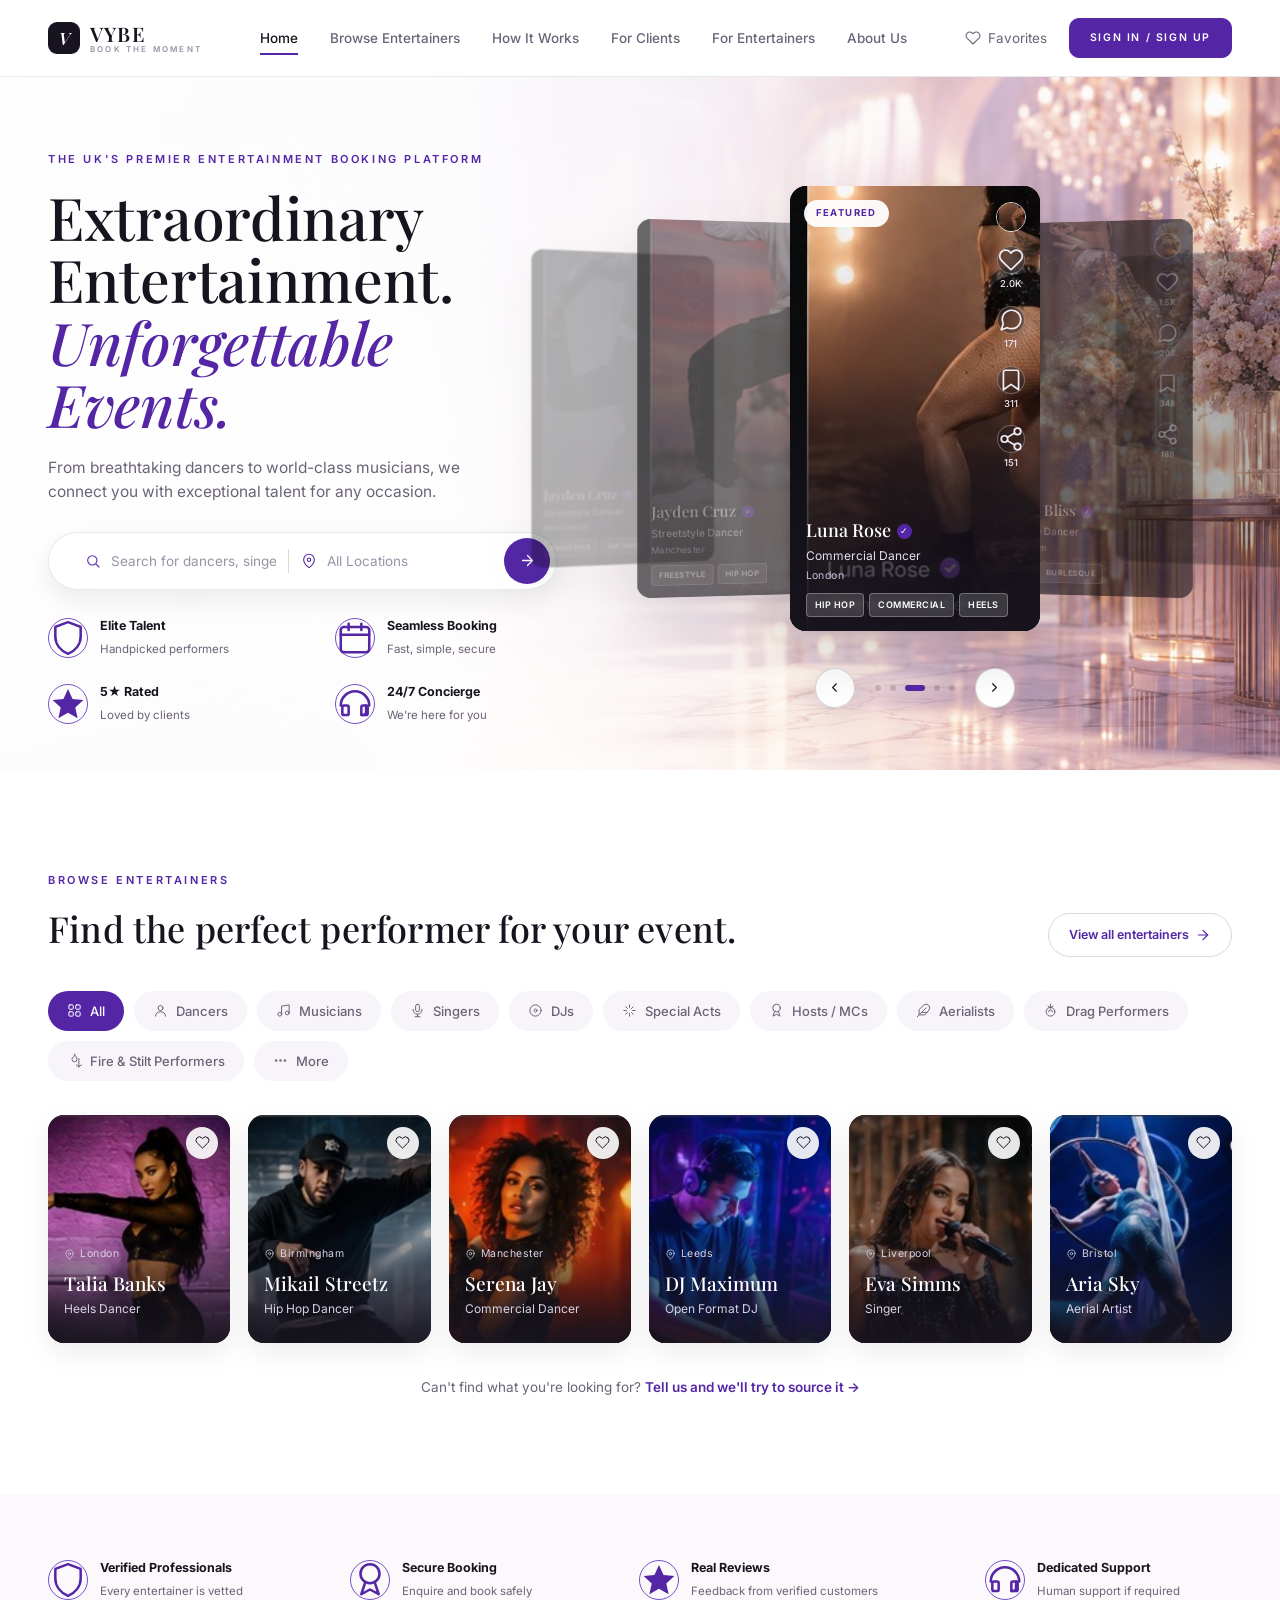
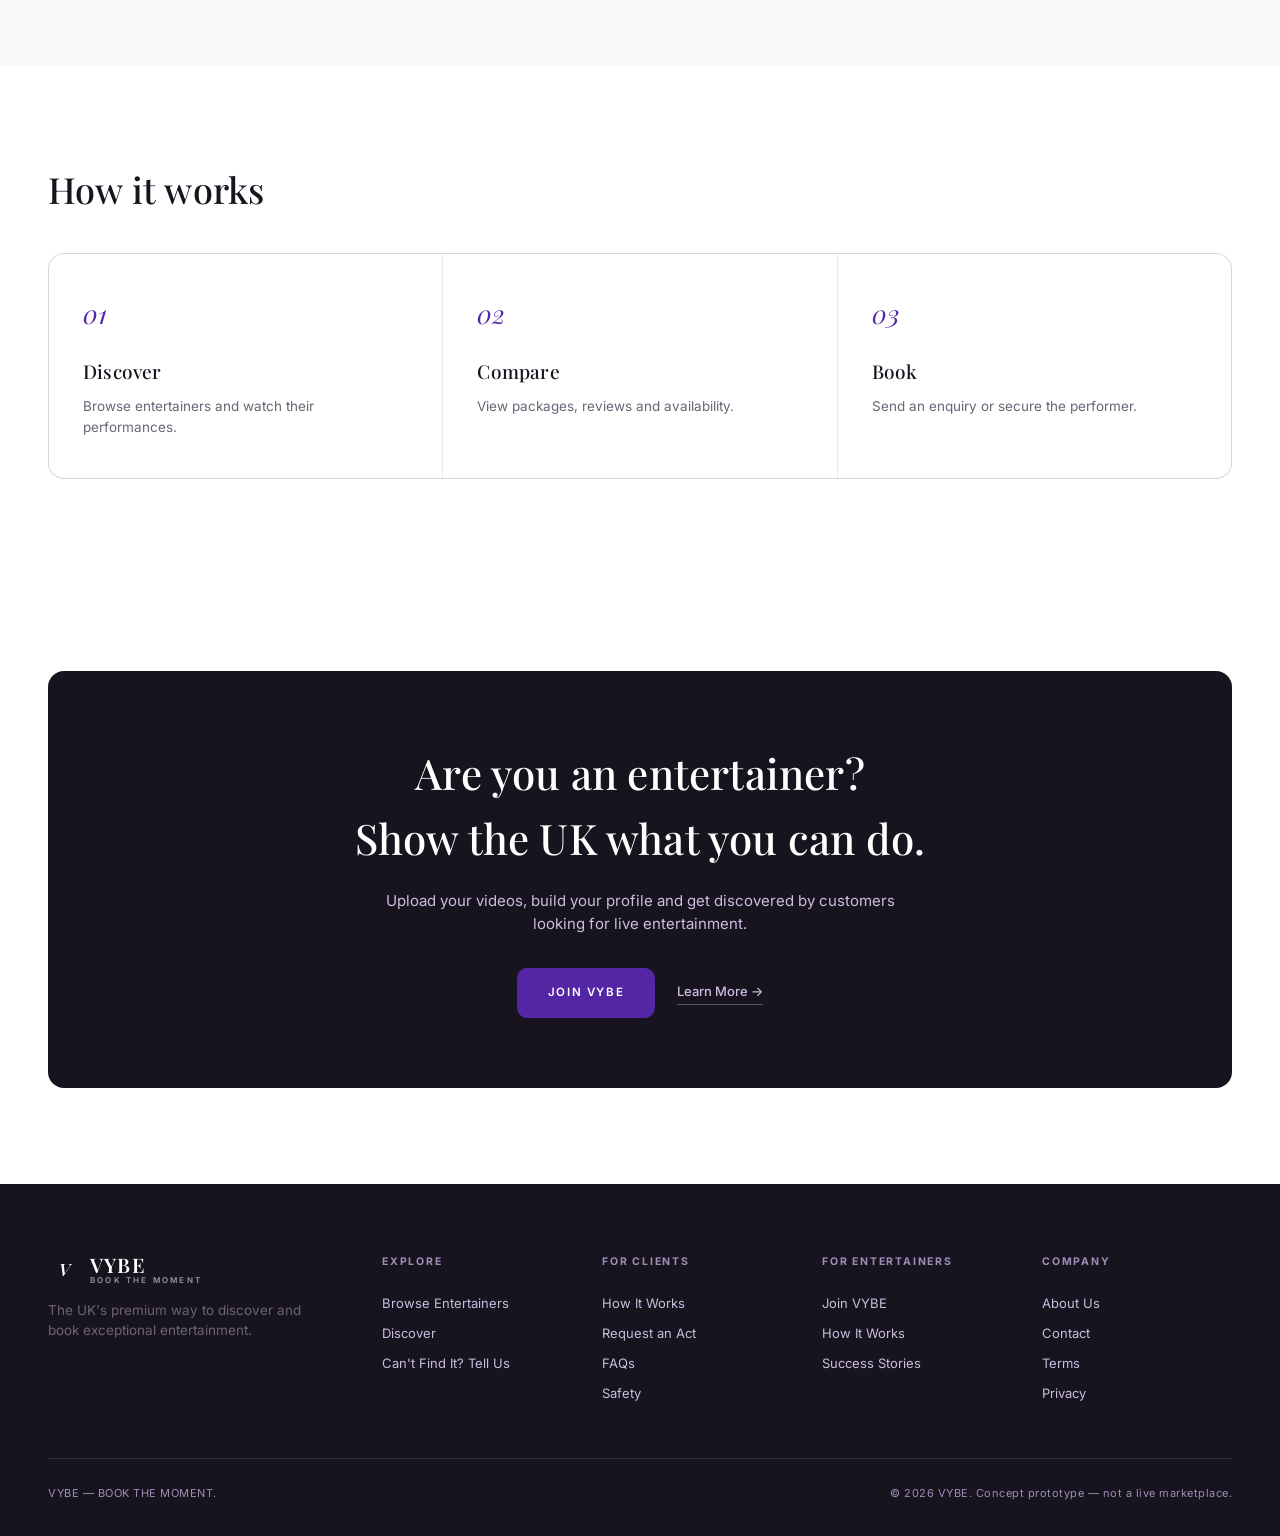
<file: index.html>
<!DOCTYPE html>
<html lang="en">
<head>
<meta charset="UTF-8">
<meta name="viewport" content="width=device-width, initial-scale=1.0">
<title>VYBE — Extraordinary Entertainment. Unforgettable Events.</title>
<link rel="preconnect" href="https://fonts.googleapis.com">
<link href="https://fonts.googleapis.com/css2?family=Playfair+Display:ital,wght@0,500;0,600;0,700;1,500;1,600&family=Inter:wght@400;500;600;700;800&display=swap" rel="stylesheet">
<link rel="stylesheet" href="assets/style.css">
</head>
<body id="top">

<nav class="site-nav">
  <div class="wrap">
    <a href="index.html" class="brand">
      <span class="vmark">V</span>
      <span class="btext"><b>VYBE</b><span>BOOK THE MOMENT</span></span>
    </a>
    <div class="nav-links" id="navLinks">
      <a href="index.html" class="active">Home</a>
      <a href="#browse">Browse Entertainers</a>
      <a href="#how">How It Works</a>
      <a href="discover.html">For Clients</a>
      <a href="about.html#entertainers">For Entertainers</a>
      <a href="about.html">About Us</a>
    </div>
    <div class="nav-actions">
      <a href="favorites.html" class="fav-link">
        <span class="icon"><svg viewBox="0 0 24 24" fill="none" stroke="currentColor" stroke-width="1.6" stroke-linecap="round" stroke-linejoin="round"><path d="M20.8 4.6a5.5 5.5 0 0 0-7.8 0L12 5.6l-1-1a5.5 5.5 0 1 0-7.8 7.8l1 1L12 21l7.8-7.6 1-1a5.5 5.5 0 0 0 0-7.8Z"/></svg></span>
        <span>Favorites</span>
      </a>
      <a href="auth.html" id="authBtn" class="btn btn-grad btn-sm">Sign In / Sign Up</a>
    </div>
    <button class="burger" id="burger">☰</button>
  </div>
</nav>

<header class="hero">
  <div class="wrap hero-grid">
    <div class="hero-copy">
      <span class="eyebrow">The UK's Premier Entertainment Booking Platform</span>
      <h1 style="margin-top:16px;">Extraordinary Entertainment.<span class="grad-text">Unforgettable Events.</span></h1>
      <p class="lede">From breathtaking dancers to world-class musicians, we connect you with exceptional talent for any occasion.</p>

      <div class="search-pill">
        <div class="seg">
          <span class="ic icon"><svg viewBox="0 0 24 24" fill="none" stroke="currentColor" stroke-width="1.6" stroke-linecap="round" stroke-linejoin="round"><circle cx="11" cy="11" r="7"/><line x1="21" y1="21" x2="16.65" y2="16.65"/></svg></span>
          <input type="text" placeholder="Search for dancers, singers, DJs…">
        </div>
        <div class="divider"></div>
        <div class="seg">
          <span class="ic icon"><svg viewBox="0 0 24 24" fill="none" stroke="currentColor" stroke-width="1.6" stroke-linecap="round" stroke-linejoin="round"><path d="M20 10c0 6-8 12-8 12s-8-6-8-12a8 8 0 0 1 16 0Z"/><circle cx="12" cy="10" r="2.6"/></svg></span>
          <input type="text" placeholder="All Locations">
        </div>
        <button class="sbtn" onclick="window.location.href='discover.html'" aria-label="Search">
          <span class="icon"><svg viewBox="0 0 24 24" fill="none" stroke="currentColor" stroke-width="1.8" stroke-linecap="round" stroke-linejoin="round"><line x1="5" y1="12" x2="19" y2="12"/><polyline points="12 5 19 12 12 19"/></svg></span>
        </button>
      </div>

      <div class="trust-row">
        <div class="trust-item">
          <span class="tic icon"><svg viewBox="0 0 24 24" fill="none" stroke="currentColor" stroke-width="1.6" stroke-linecap="round" stroke-linejoin="round"><path d="M12 2 4 5v6c0 5 3.4 9 8 11 4.6-2 8-6 8-11V5Z"/></svg></span>
          <div class="tt"><b>Elite Talent</b><span>Handpicked performers</span></div>
        </div>
        <div class="trust-item">
          <span class="tic icon"><svg viewBox="0 0 24 24" fill="none" stroke="currentColor" stroke-width="1.6" stroke-linecap="round" stroke-linejoin="round"><rect x="3" y="5" width="18" height="16" rx="2"/><line x1="16" y1="3" x2="16" y2="7"/><line x1="8" y1="3" x2="8" y2="7"/><line x1="3" y1="10" x2="21" y2="10"/></svg></span>
          <div class="tt"><b>Seamless Booking</b><span>Fast, simple, secure</span></div>
        </div>
        <div class="trust-item">
          <span class="tic icon"><svg viewBox="0 0 24 24" fill="currentColor" stroke="none"><path d="M12 2.5l2.9 6.3 6.8.7-5.1 4.7 1.5 6.8L12 17.6 5.9 21l1.5-6.8-5.1-4.7 6.8-.7Z"/></svg></span>
          <div class="tt"><b>5★ Rated</b><span>Loved by clients</span></div>
        </div>
        <div class="trust-item">
          <span class="tic icon"><svg viewBox="0 0 24 24" fill="none" stroke="currentColor" stroke-width="1.6" stroke-linecap="round" stroke-linejoin="round"><path d="M3 13a9 9 0 0 1 18 0"/><path d="M19 13v4a2 2 0 0 1-2 2h-1"/><rect x="16" y="13" width="4" height="6" rx="1"/><rect x="4" y="13" width="4" height="6" rx="1"/></svg></span>
          <div class="tt"><b>24/7 Concierge</b><span>We're here for you</span></div>
        </div>
      </div>
    </div>

    <div>
      <div class="carousel-zone">
        <div class="carousel-stage" id="carouselStage"></div>
      </div>
      <div class="carousel-controls">
        <button class="cc-arrow" id="ccPrev" aria-label="Previous"><span class="icon"><svg viewBox="0 0 24 24" fill="none" stroke="currentColor" stroke-width="1.8" stroke-linecap="round" stroke-linejoin="round"><polyline points="15 18 9 12 15 6"/></svg></span></button>
        <div class="cc-dots" id="ccDots"></div>
        <button class="cc-arrow" id="ccNext" aria-label="Next"><span class="icon"><svg viewBox="0 0 24 24" fill="none" stroke="currentColor" stroke-width="1.8" stroke-linecap="round" stroke-linejoin="round"><polyline points="9 18 15 12 9 6"/></svg></span></button>
      </div>
    </div>
  </div>
</header>

<section id="browse">
  <div class="wrap">
    <div class="section-head reveal">
      <div>
        <span class="eyebrow">Browse Entertainers</span>
        <h2 style="margin-top:10px;">Find the perfect performer for your event.</h2>
      </div>
      <a href="discover.html" class="viewall">View all entertainers
        <span class="icon"><svg viewBox="0 0 24 24" fill="none" stroke="currentColor" stroke-width="1.8" stroke-linecap="round" stroke-linejoin="round"><line x1="5" y1="12" x2="19" y2="12"/><polyline points="12 5 19 12 12 19"/></svg></span>
      </a>
    </div>
    <div class="cat-pills reveal" id="catPills">
      <button class="cat-pill active" data-cat="All"><span class="icon"><svg viewBox="0 0 24 24" fill="none" stroke="currentColor" stroke-width="1.6" stroke-linecap="round" stroke-linejoin="round"><rect x="3" y="3" width="7" height="7" rx="1.4"/><rect x="14" y="3" width="7" height="7" rx="1.4"/><rect x="3" y="14" width="7" height="7" rx="1.4"/><rect x="14" y="14" width="7" height="7" rx="1.4"/></svg></span>All</button>
      <button class="cat-pill" data-cat="Dancers"><span class="icon"><svg viewBox="0 0 24 24" fill="none" stroke="currentColor" stroke-width="1.6" stroke-linecap="round" stroke-linejoin="round"><circle cx="12" cy="8" r="4"/><path d="M4 21c0-4.4 3.6-7 8-7s8 2.6 8 7"/></svg></span>Dancers</button>
      <button class="cat-pill" data-cat="Musicians"><span class="icon"><svg viewBox="0 0 24 24" fill="none" stroke="currentColor" stroke-width="1.6" stroke-linecap="round" stroke-linejoin="round"><path d="M9 18V5l12-2v13"/><circle cx="6" cy="18" r="3"/><circle cx="18" cy="16" r="3"/></svg></span>Musicians</button>
      <button class="cat-pill" data-cat="Singers"><span class="icon"><svg viewBox="0 0 24 24" fill="none" stroke="currentColor" stroke-width="1.6" stroke-linecap="round" stroke-linejoin="round"><rect x="9" y="2" width="6" height="12" rx="3"/><path d="M5 10v1a7 7 0 0 0 14 0v-1"/><line x1="12" y1="18" x2="12" y2="22"/><line x1="8" y1="22" x2="16" y2="22"/></svg></span>Singers</button>
      <button class="cat-pill" data-cat="DJs"><span class="icon"><svg viewBox="0 0 24 24" fill="none" stroke="currentColor" stroke-width="1.6" stroke-linecap="round" stroke-linejoin="round"><circle cx="12" cy="12" r="9"/><circle cx="12" cy="12" r="2.4"/></svg></span>DJs</button>
      <button class="cat-pill" data-cat="Special Acts"><span class="icon"><svg viewBox="0 0 24 24" fill="none" stroke="currentColor" stroke-width="1.6" stroke-linecap="round" stroke-linejoin="round"><path d="M12 3v4M12 17v4M3 12h4M17 12h4M6 6l2.8 2.8M15.2 15.2 18 18M18 6l-2.8 2.8M8.8 15.2 6 18"/></svg></span>Special Acts</button>
      <button class="cat-pill" data-cat="Hosts"><span class="icon"><svg viewBox="0 0 24 24" fill="none" stroke="currentColor" stroke-width="1.6" stroke-linecap="round" stroke-linejoin="round"><circle cx="12" cy="8" r="6"/><path d="M9 13.5 6.5 21l5.5-3 5.5 3-2.5-7.5"/></svg></span>Hosts / MCs</button>
      <button class="cat-pill" data-cat="Aerialists"><span class="icon"><svg viewBox="0 0 24 24" fill="none" stroke="currentColor" stroke-width="1.6" stroke-linecap="round" stroke-linejoin="round"><path d="M20.24 12.24a6 6 0 0 0-8.49-8.49L5 10.5V19h8.5z"/><line x1="16" y1="8" x2="2" y2="22"/><line x1="17.5" y1="15" x2="9" y2="15"/></svg></span>Aerialists</button>
      <button class="cat-pill" data-cat="Drag Performers"><span class="icon"><svg viewBox="0 0 24 24" fill="none" stroke="currentColor" stroke-width="1.6" stroke-linecap="round" stroke-linejoin="round"><path d="M12 2v6M8 5l4 3 4-3"/><circle cx="12" cy="14" r="7"/><path d="M9 14a3 3 0 0 1 6 0"/></svg></span>Drag Performers</button>
      <button class="cat-pill" data-cat="Fire &amp; Stilt Performers"><span class="icon"><svg viewBox="0 0 24 24" fill="none" stroke="currentColor" stroke-width="1.6" stroke-linecap="round" stroke-linejoin="round"><path d="M12 2c1.5 3 4 4.5 4 8a4 4 0 0 1-8 0c0-1.2.6-2 1.2-2.8C9.7 8 12 6 12 2Z"/><line x1="19" y1="9" x2="19" y2="22"/><line x1="19" y1="22" x2="15" y2="19"/><line x1="19" y1="22" x2="23" y2="19"/></svg></span>Fire &amp; Stilt Performers</button>
      <button class="cat-pill" data-cat="More"><span class="icon"><svg viewBox="0 0 24 24" fill="none" stroke="currentColor" stroke-width="1.8" stroke-linecap="round" stroke-linejoin="round"><circle cx="5" cy="12" r="1.2"/><circle cx="12" cy="12" r="1.2"/><circle cx="19" cy="12" r="1.2"/></svg></span>More</button>
    </div>
    <div class="ent-grid reveal" id="entGrid"></div>
    <p style="text-align:center;margin-top:34px;font-size:13.5px;color:var(--grey);">
      Can't find what you're looking for? <a href="request.html" style="color:var(--gold);font-weight:600;">Tell us and we'll try to source it →</a>
    </p>
  </div>
</section>

<section style="background:var(--page-2);padding:64px 0;">
  <div class="wrap">
    <div class="trust-row reveal" style="justify-content:space-between;">
      <div class="trust-item">
        <span class="tic icon"><svg viewBox="0 0 24 24" fill="none" stroke="currentColor" stroke-width="1.6" stroke-linecap="round" stroke-linejoin="round"><path d="M12 2 4 5v6c0 5 3.4 9 8 11 4.6-2 8-6 8-11V5Z"/></svg></span>
        <div class="tt"><b>Verified Professionals</b><span>Every entertainer is vetted</span></div>
      </div>
      <div class="trust-item">
        <span class="tic icon"><svg viewBox="0 0 24 24" fill="none" stroke="currentColor" stroke-width="1.6" stroke-linecap="round" stroke-linejoin="round"><circle cx="12" cy="8" r="6"/><path d="M9 13.5 6.5 21l5.5-3 5.5 3-2.5-7.5"/></svg></span>
        <div class="tt"><b>Secure Booking</b><span>Enquire and book safely</span></div>
      </div>
      <div class="trust-item">
        <span class="tic icon"><svg viewBox="0 0 24 24" fill="currentColor" stroke="none"><path d="M12 2.5l2.9 6.3 6.8.7-5.1 4.7 1.5 6.8L12 17.6 5.9 21l1.5-6.8-5.1-4.7 6.8-.7Z"/></svg></span>
        <div class="tt"><b>Real Reviews</b><span>Feedback from verified customers</span></div>
      </div>
      <div class="trust-item">
        <span class="tic icon"><svg viewBox="0 0 24 24" fill="none" stroke="currentColor" stroke-width="1.6" stroke-linecap="round" stroke-linejoin="round"><path d="M3 13a9 9 0 0 1 18 0"/><path d="M19 13v4a2 2 0 0 1-2 2h-1"/><rect x="16" y="13" width="4" height="6" rx="1"/><rect x="4" y="13" width="4" height="6" rx="1"/></svg></span>
        <div class="tt"><b>Dedicated Support</b><span>Human support if required</span></div>
      </div>
    </div>
  </div>
</section>

<section id="how">
  <div class="wrap">
    <div class="section-head reveal" style="margin-bottom:36px;">
      <h2>How it works</h2>
    </div>
    <div class="how-grid reveal">
      <div class="how-card"><div class="n">01</div><h3>Discover</h3><p>Browse entertainers and watch their performances.</p></div>
      <div class="how-card"><div class="n">02</div><h3>Compare</h3><p>View packages, reviews and availability.</p></div>
      <div class="how-card"><div class="n">03</div><h3>Book</h3><p>Send an enquiry or secure the performer.</p></div>
    </div>
  </div>
</section>

<section id="join">
  <div class="wrap">
    <div class="ent-cta reveal">
      <h2>Are you an entertainer?<br>Show the UK what you can do.</h2>
      <p>Upload your videos, build your profile and get discovered by customers looking for live entertainment.</p>
      <div class="ctas">
        <a href="auth.html" class="btn btn-grad">Join VYBE</a>
        <a href="about.html#entertainers" class="learn">Learn More →</a>
      </div>
    </div>
  </div>
</section>

<footer class="site-footer" id="about">
  <div class="wrap">
    <div class="footer-grid">
      <div>
        <div class="brand" style="margin-bottom:14px;">
          <span class="vmark">V</span>
          <span class="btext"><b style="color:#fff;">VYBE</b><span>BOOK THE MOMENT</span></span>
        </div>
        <p style="font-size:13.5px;color:var(--grey);max-width:260px;">The UK's premium way to discover and book exceptional entertainment.</p>
      </div>
      <div>
        <h5>Explore</h5>
        <a href="#browse">Browse Entertainers</a>
        <a href="discover.html">Discover</a>
        <a href="request.html">Can't Find It? Tell Us</a>
      </div>
      <div>
        <h5>For Clients</h5>
        <a href="#how">How It Works</a>
        <a href="request.html">Request an Act</a>
        <a href="#">FAQs</a>
        <a href="#">Safety</a>
      </div>
      <div>
        <h5>For Entertainers</h5>
        <a href="auth.html">Join VYBE</a>
        <a href="about.html#entertainers">How It Works</a>
        <a href="#">Success Stories</a>
      </div>
      <div>
        <h5>Company</h5>
        <a href="about.html">About Us</a>
        <a href="#">Contact</a>
        <a href="#">Terms</a>
        <a href="#">Privacy</a>
      </div>
    </div>
    <div class="footer-bottom">
      <span>VYBE — BOOK THE MOMENT.</span>
      <span>© 2026 VYBE. Concept prototype — not a live marketplace.</span>
    </div>
  </div>
</footer>

<script src="assets/data.js"></script>
<script src="assets/app.js"></script>
<script>
// ---------- Hero carousel ----------
const heroSet = PERFORMERS.slice(0, 5);
const n = heroSet.length;
let activeIndex = heroSet.findIndex(p => p.featured);
if(activeIndex < 0) activeIndex = Math.floor(n/2);

const stage = document.getElementById('carouselStage');
const dotsWrap = document.getElementById('ccDots');
stage.style.cursor = 'grab';

// deterministic-but-varied placeholder engagement stats per performer
function engagement(p){
  const seed = p.id * 37;
  return {
    likes: (1.4 + (seed % 21) / 10).toFixed(1) + 'K',
    comments: 60 + (seed % 240),
    saves: 200 + (seed % 900),
    shares: 40 + (seed % 300),
  };
}

let justDragged = false;

function buildCard(p, i){
  const el = document.createElement('div');
  el.className = 'vcard';
  el.dataset.idx = i;
  const liked = isFavorite(p.slug);
  const eng = engagement(p);
  el.innerHTML = `
    <img src="${p.image}" alt="${p.name}" draggable="false">
    <div class="veil"></div>
    ${p.featured ? '<span class="featured-badge">Featured</span>' : ''}
    <div class="side-icons">
      <div class="avatar"><img src="${p.image}" alt="" draggable="false"></div>
      <div class="sic ${liked ? 'liked' : ''}" data-action="like"><span class="icb">${liked ? ICONS.heartFill : ICONS.heart}</span><span>${eng.likes}</span></div>
      <div class="sic" data-action="comment"><span class="icb">${ICONS.comment}</span><span>${eng.comments}</span></div>
      <div class="sic" data-action="save"><span class="icb">${ICONS.bookmark}</span><span>${eng.saves}</span></div>
      <div class="sic" data-action="share"><span class="icb">${ICONS.share}</span><span>${eng.shares}</span></div>
    </div>
    <div class="vinfo">
      <div class="vname">${p.name} <span class="vb">✓</span></div>
      <div class="vcat">${p.category}</div>
      <div class="vcity">${p.city}</div>
      <div class="vtags">${p.tags.map(t=>`<span>${t}</span>`).join('')}</div>
    </div>
  `;
  el.querySelector('[data-action="like"]').addEventListener('click', (e)=>{
    e.stopPropagation();
    const isLiked = toggleFavorite(p.slug);
    e.currentTarget.classList.toggle('liked', isLiked);
    e.currentTarget.querySelector('.icb').innerHTML = isLiked ? ICONS.heartFill : ICONS.heart;
  });
  el.addEventListener('click', ()=>{
    if(justDragged) return;
    const offset = getOffset(i);
    if(offset === 0){
      window.location.href = `entertainer.html?slug=${p.slug}`;
    } else {
      activeIndex = i;
      updatePositions();
    }
  });
  return el;
}

function getOffset(i){
  const half = Math.floor(n/2);
  let raw = i - activeIndex;
  raw = ((raw + half + n) % n) - half;
  return raw;
}

const positions = {
  0: {x:0, scale:1, rot:0, opacity:1, z:5, blur:0, bright:1},
  1: {x:170, scale:0.84, rot:-10, opacity:.6, z:4, blur:0.5, bright:.5},
  '-1': {x:-170, scale:0.84, rot:10, opacity:.6, z:4, blur:0.5, bright:.5},
  2: {x:290, scale:0.7, rot:-16, opacity:.32, z:3, blur:1, bright:.35},
  '-2': {x:-290, scale:0.7, rot:16, opacity:.32, z:3, blur:1, bright:.35},
};

// build every card once and keep it in the DOM — updatePositions() only
// changes transforms, so CSS transitions actually animate between states.
const cardEls = heroSet.map((p, i) => {
  const card = buildCard(p, i);
  stage.appendChild(card);
  return card;
});

// Sets every card's transform. extraX is a live drag offset added on top of
// each card's own base position — the stage/zone itself never moves, only
// the individual cards slide.
function setCardTransforms(extraX){
  cardEls.forEach((card, i) => {
    const offset = getOffset(i);
    const pos = positions[offset] || positions[offset > 0 ? 2 : -2];
    card.style.transform = `translateX(${pos.x + extraX}px) scale(${pos.scale}) rotateY(${pos.rot}deg)`;
    card.style.opacity = pos.opacity;
    card.style.zIndex = pos.z;
    card.style.filter = `brightness(${pos.bright}) blur(${pos.blur}px)`;
  });
}

function updatePositions(){
  setCardTransforms(0);
  dotsWrap.innerHTML = heroSet.map((p,i)=>`<span class="cc-dot ${i===activeIndex?'active':''}" data-i="${i}"></span>`).join('');
  dotsWrap.querySelectorAll('.cc-dot').forEach(d=>{
    d.addEventListener('click', ()=>{ activeIndex = parseInt(d.dataset.i,10); updatePositions(); });
  });
}

document.getElementById('ccPrev').addEventListener('click', ()=>{
  activeIndex = (activeIndex - 1 + n) % n;
  updatePositions();
});
document.getElementById('ccNext').addEventListener('click', ()=>{
  activeIndex = (activeIndex + 1) % n;
  updatePositions();
});

// ---------- click-and-drag / touch-swipe through the carousel ----------
// Only the cards themselves move with the drag — the stage/zone stays put.
let dragging = false, dragStartX = 0, dragDX = 0;
const DRAG_THRESHOLD = 45;

function dragStart(e){
  dragging = true;
  dragDX = 0;
  dragStartX = e.clientX;
  cardEls.forEach(card => card.style.transition = 'none');
  stage.setPointerCapture(e.pointerId);
  stage.style.cursor = 'grabbing';
}
function dragMove(e){
  if(!dragging) return;
  dragDX = e.clientX - dragStartX;
  if(Math.abs(dragDX) > 4) justDragged = true;
  setCardTransforms(dragDX);
}
function dragEnd(e){
  if(!dragging) return;
  dragging = false;
  stage.style.cursor = 'grab';
  cardEls.forEach(card => card.style.transition = '');

  if(dragDX <= -DRAG_THRESHOLD){
    activeIndex = (activeIndex + 1) % n;
  } else if(dragDX >= DRAG_THRESHOLD){
    activeIndex = (activeIndex - 1 + n) % n;
  }
  updatePositions();
  setTimeout(()=> justDragged = false, 60);
}
stage.addEventListener('pointerdown', dragStart);
stage.addEventListener('pointermove', dragMove);
stage.addEventListener('pointerup', dragEnd);
stage.addEventListener('pointercancel', dragEnd);
stage.addEventListener('pointerleave', (e)=>{ if(dragging) dragEnd(e); });

updatePositions();

// ---------- Browse Entertainers grid ----------
const gridPerformers = PERFORMERS.slice(5); // Talia, Mikail, Serena Jay, DJ Maximum, Eva, Aria
const catMap = {
  'Dancers': ['Streetstyle Dancer','Commercial Dancer','Burlesque Dancer','Heels Dancer','Hip Hop Dancer','Belly Dancer'],
  'Musicians': [],
  'Singers': ['Singer'],
  'DJs': ['Open Format DJ'],
  'Special Acts': ['Aerial Artist'],
  'Hosts': ['MC & Host'],
  'Aerialists': ['Aerial Artist'],
  'Drag Performers': [],
  'Fire & Stilt Performers': ['Fire Performer','Stilt Walker'],
};
const entGrid = document.getElementById('entGrid');

function cardHtml(p){
  const liked = isFavorite(p.slug);
  return `<a href="entertainer.html?slug=${p.slug}" class="ent-card">
    <img src="${p.image}" alt="${p.name}">
    <div class="veil"></div>
    <button class="fav-btn ${liked?'active':''}" data-slug="${p.slug}" onclick="event.preventDefault();event.stopPropagation();const l=toggleFavorite('${p.slug}');this.classList.toggle('active',l);this.querySelector('.icon').innerHTML=l?ICONS.heartFill:ICONS.heart;"><span class="icon">${liked ? ICONS.heartFill : ICONS.heart}</span></button>
    <div class="ecinfo">
      <div class="eloc"><span class="icon">${ICONS.pin}</span>${p.city}</div>
      <div class="ename">${p.name}</div>
      <div class="ecat">${p.category}</div>
      <div class="eview">View Profile <span class="icon">${ICONS.arrow}</span></div>
    </div>
  </a>`;
}

const allUnique = PERFORMERS.filter(p => p.slug !== 'jayden-cruz-encore');

function renderGrid(cat){
  const filtered = cat === 'All' ? gridPerformers : allUnique.filter(p => (catMap[cat]||[]).includes(p.category));
  entGrid.innerHTML = filtered.slice(0,6).map(cardHtml).join('') ||
    `<p style="color:var(--grey);font-size:14px;grid-column:1/-1;">No entertainers listed in this category yet — <a href="request.html" style="color:var(--gold);font-weight:600;">tell us what you need</a> and we'll help source it, or <a href="auth.html" style="color:var(--gold);font-weight:600;">join as an entertainer</a> if this is your act.</p>`;
}

document.querySelectorAll('#catPills .cat-pill').forEach(btn=>{
  btn.addEventListener('click', ()=>{
    document.querySelectorAll('#catPills .cat-pill').forEach(b=>b.classList.remove('active'));
    btn.classList.add('active');
    renderGrid(btn.dataset.cat);
  });
});

renderGrid('All');
</script>
</body>
</html>
</file>
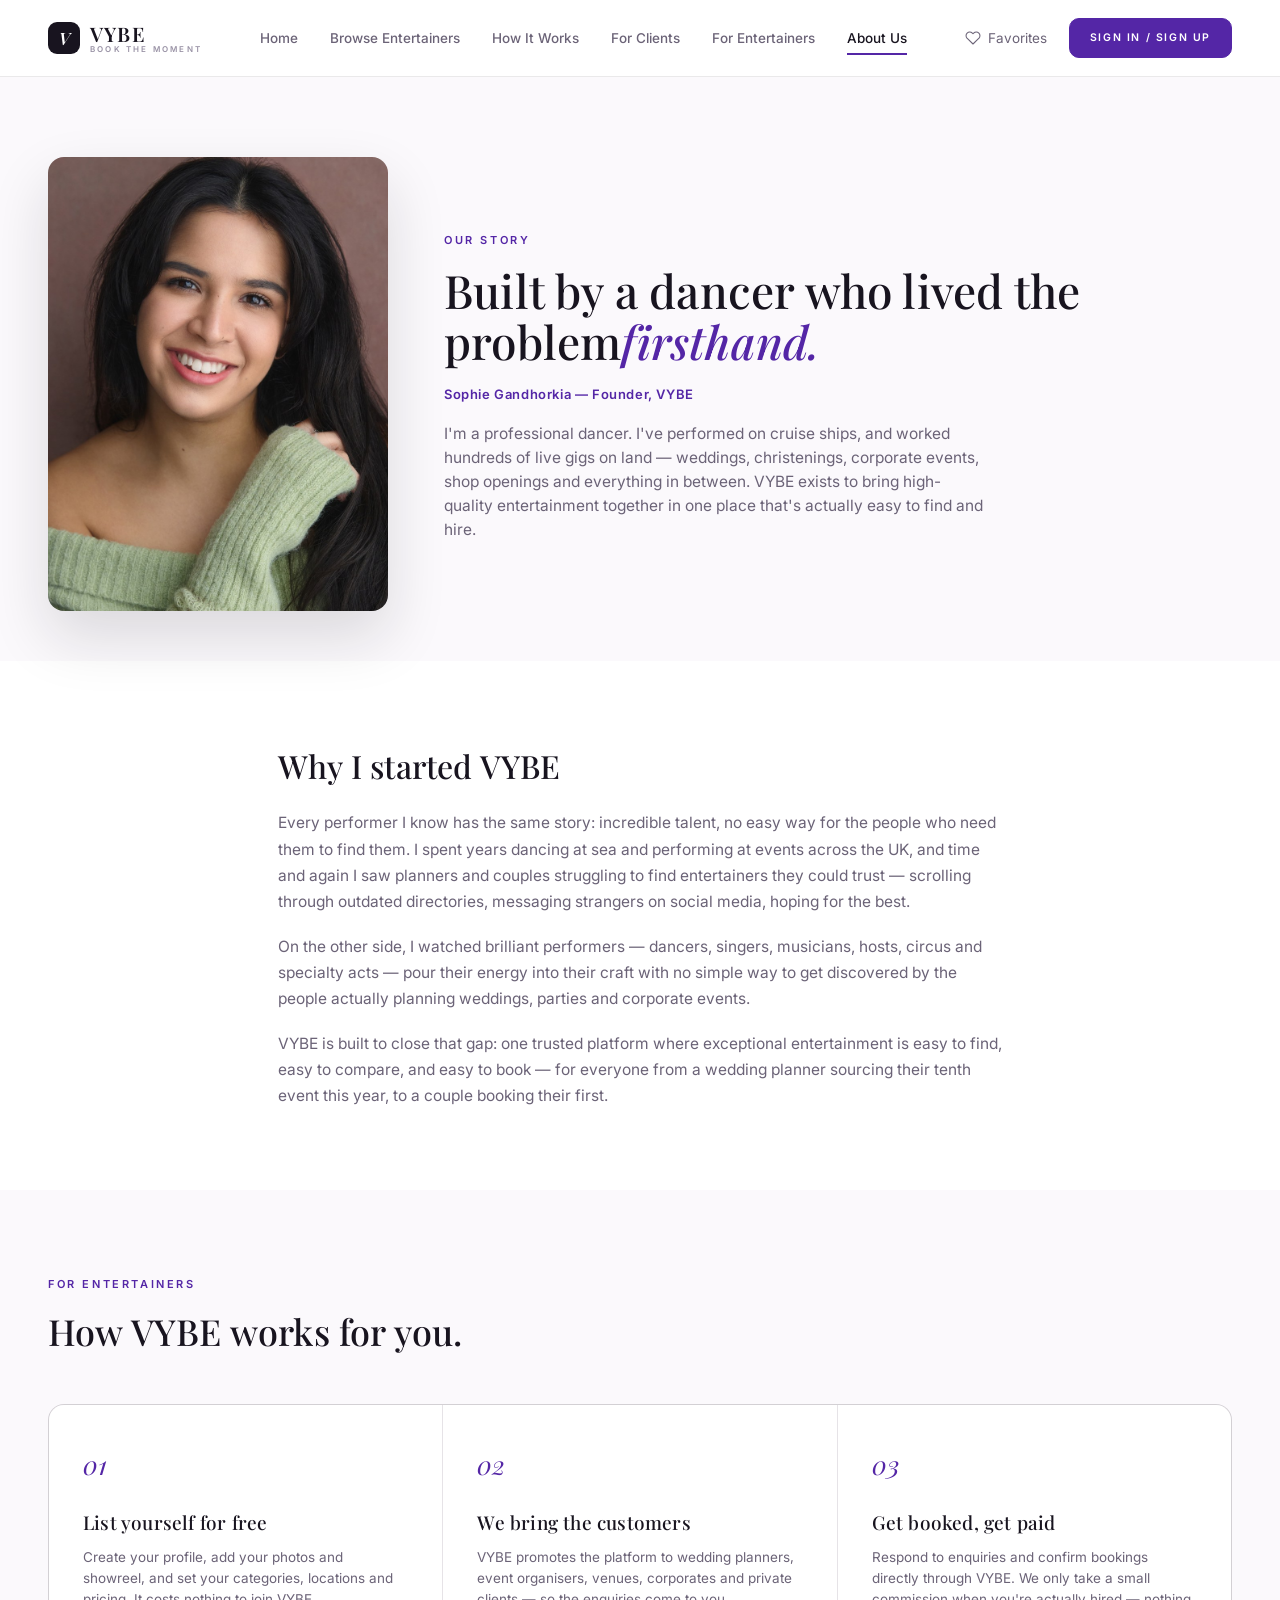
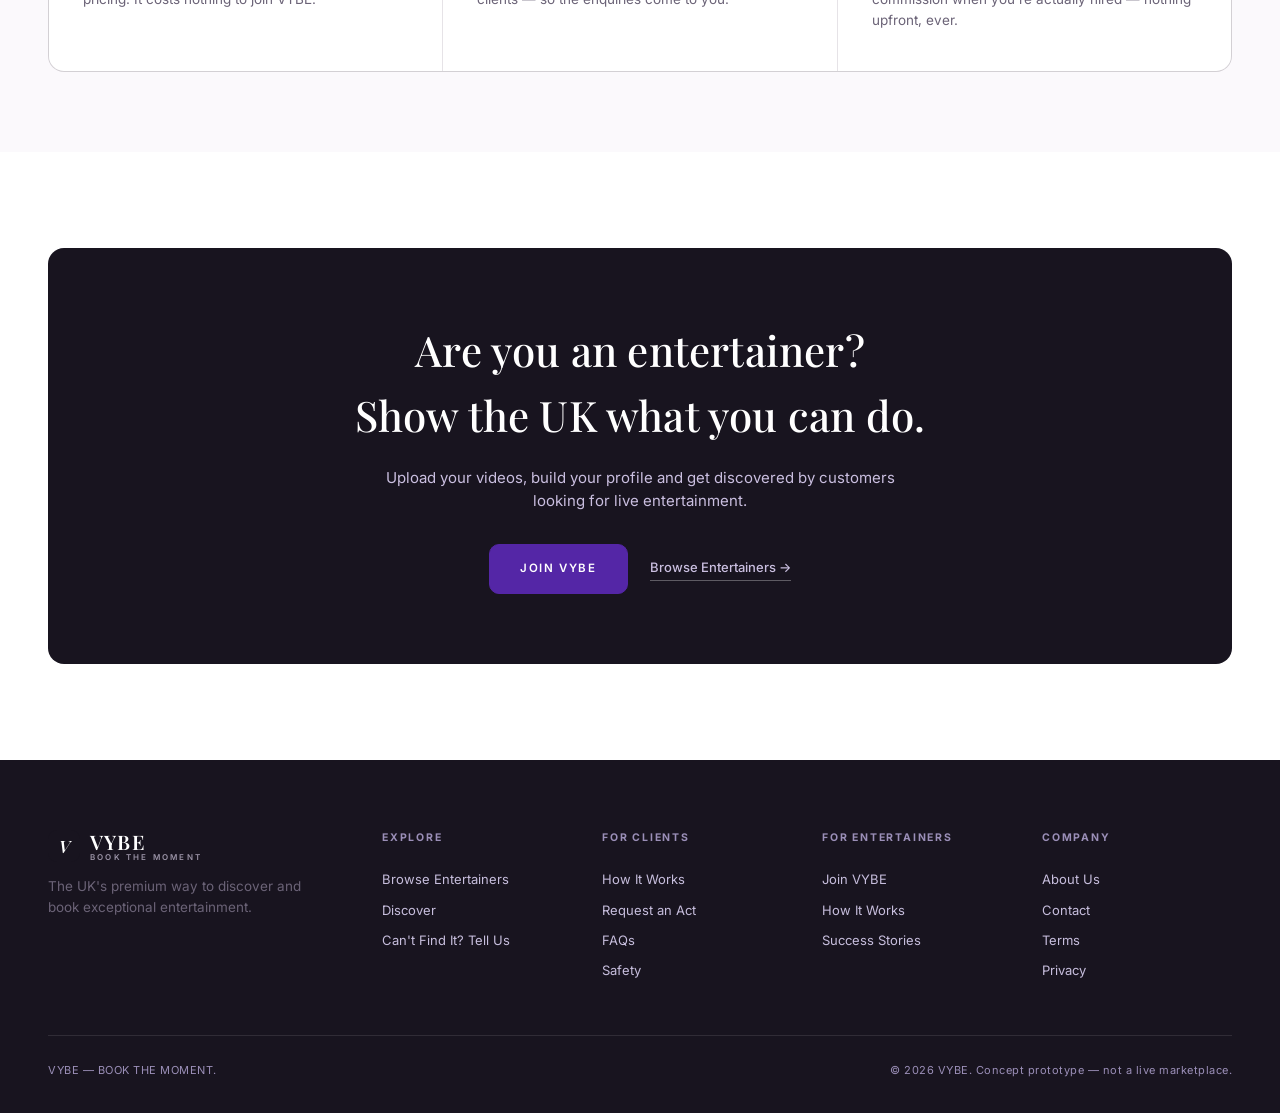
<file: about.html>
<!DOCTYPE html>
<html lang="en">
<head>
<meta charset="UTF-8">
<meta name="viewport" content="width=device-width, initial-scale=1.0">
<title>About Us — VYBE</title>
<link rel="preconnect" href="https://fonts.googleapis.com">
<link href="https://fonts.googleapis.com/css2?family=Playfair+Display:ital,wght@0,500;0,600;0,700;1,500;1,600&family=Inter:wght@400;500;600;700;800&display=swap" rel="stylesheet">
<link rel="stylesheet" href="assets/style.css">
</head>
<body>

<nav class="site-nav">
  <div class="wrap">
    <a href="index.html" class="brand">
      <span class="vmark">V</span>
      <span class="btext"><b>VYBE</b><span>BOOK THE MOMENT</span></span>
    </a>
    <div class="nav-links" id="navLinks">
      <a href="index.html">Home</a>
      <a href="index.html#browse">Browse Entertainers</a>
      <a href="index.html#how">How It Works</a>
      <a href="discover.html">For Clients</a>
      <a href="about.html#entertainers">For Entertainers</a>
      <a href="about.html" class="active">About Us</a>
    </div>
    <div class="nav-actions">
      <a href="favorites.html" class="fav-link">
        <span class="icon"><svg viewBox="0 0 24 24" fill="none" stroke="currentColor" stroke-width="1.6" stroke-linecap="round" stroke-linejoin="round"><path d="M20.8 4.6a5.5 5.5 0 0 0-7.8 0L12 5.6l-1-1a5.5 5.5 0 1 0-7.8 7.8l1 1L12 21l7.8-7.6 1-1a5.5 5.5 0 0 0 0-7.8Z"/></svg></span>
        <span>Favorites</span>
      </a>
      <a href="auth.html" id="authBtn" class="btn btn-grad btn-sm">Sign In / Sign Up</a>
    </div>
    <button class="burger" id="burger">☰</button>
  </div>
</nav>

<section class="about-hero">
  <div class="wrap">
    <div class="about-photo">
      <img src="assets/sophie.jpg" alt="Sophie Gandhorkia, Founder of VYBE">
    </div>
    <div>
      <span class="eyebrow">Our Story</span>
      <h1 style="margin-top:14px;">Built by a dancer who lived the problem<span class="grad-text">firsthand.</span></h1>
      <div class="role">Sophie Gandhorkia — Founder, VYBE</div>
      <p>I'm a professional dancer. I've performed on cruise ships, and worked hundreds of live gigs on land — weddings, christenings, corporate events, shop openings and everything in between. VYBE exists to bring high-quality entertainment together in one place that's actually easy to find and hire.</p>
    </div>
  </div>
</section>

<section class="about-story">
  <div class="wrap">
    <h2>Why I started VYBE</h2>
    <p>Every performer I know has the same story: incredible talent, no easy way for the people who need them to find them. I spent years dancing at sea and performing at events across the UK, and time and again I saw planners and couples struggling to find entertainers they could trust — scrolling through outdated directories, messaging strangers on social media, hoping for the best.</p>
    <p>On the other side, I watched brilliant performers — dancers, singers, musicians, hosts, circus and specialty acts — pour their energy into their craft with no simple way to get discovered by the people actually planning weddings, parties and corporate events.</p>
    <p>VYBE is built to close that gap: one trusted platform where exceptional entertainment is easy to find, easy to compare, and easy to book — for everyone from a wedding planner sourcing their tenth event this year, to a couple booking their first.</p>
  </div>
</section>

<section class="about-steps" id="entertainers">
  <div class="wrap">
    <div class="section-head reveal">
      <div>
        <span class="eyebrow">For Entertainers</span>
        <h2 style="margin-top:10px;">How VYBE works for you.</h2>
      </div>
    </div>
    <div class="how-grid reveal">
      <div class="how-card">
        <div class="n">01</div>
        <h3>List yourself for free</h3>
        <p>Create your profile, add your photos and showreel, and set your categories, locations and pricing. It costs nothing to join VYBE.</p>
      </div>
      <div class="how-card">
        <div class="n">02</div>
        <h3>We bring the customers</h3>
        <p>VYBE promotes the platform to wedding planners, event organisers, venues, corporates and private clients — so the enquiries come to you.</p>
      </div>
      <div class="how-card">
        <div class="n">03</div>
        <h3>Get booked, get paid</h3>
        <p>Respond to enquiries and confirm bookings directly through VYBE. We only take a small commission when you're actually hired — nothing upfront, ever.</p>
      </div>
    </div>
  </div>
</section>

<section id="join">
  <div class="wrap">
    <div class="ent-cta reveal">
      <h2>Are you an entertainer?<br>Show the UK what you can do.</h2>
      <p>Upload your videos, build your profile and get discovered by customers looking for live entertainment.</p>
      <div class="ctas">
        <a href="auth.html" class="btn btn-grad">Join VYBE</a>
        <a href="index.html#browse" class="learn">Browse Entertainers →</a>
      </div>
    </div>
  </div>
</section>

<footer class="site-footer">
  <div class="wrap">
    <div class="footer-grid">
      <div>
        <div class="brand" style="margin-bottom:14px;">
          <span class="vmark">V</span>
          <span class="btext"><b style="color:#fff;">VYBE</b><span>BOOK THE MOMENT</span></span>
        </div>
        <p style="font-size:13.5px;color:var(--grey);max-width:260px;">The UK's premium way to discover and book exceptional entertainment.</p>
      </div>
      <div>
        <h5>Explore</h5>
        <a href="index.html#browse">Browse Entertainers</a>
        <a href="discover.html">Discover</a>
        <a href="request.html">Can't Find It? Tell Us</a>
      </div>
      <div>
        <h5>For Clients</h5>
        <a href="index.html#how">How It Works</a>
        <a href="request.html">Request an Act</a>
        <a href="#">FAQs</a>
        <a href="#">Safety</a>
      </div>
      <div>
        <h5>For Entertainers</h5>
        <a href="auth.html">Join VYBE</a>
        <a href="about.html#entertainers">How It Works</a>
        <a href="#">Success Stories</a>
      </div>
      <div>
        <h5>Company</h5>
        <a href="about.html">About Us</a>
        <a href="#">Contact</a>
        <a href="#">Terms</a>
        <a href="#">Privacy</a>
      </div>
    </div>
    <div class="footer-bottom">
      <span>VYBE — BOOK THE MOMENT.</span>
      <span>© 2026 VYBE. Concept prototype — not a live marketplace.</span>
    </div>
  </div>
</footer>

<script src="assets/data.js"></script>
<script src="assets/app.js"></script>
</body>
</html>
</file>
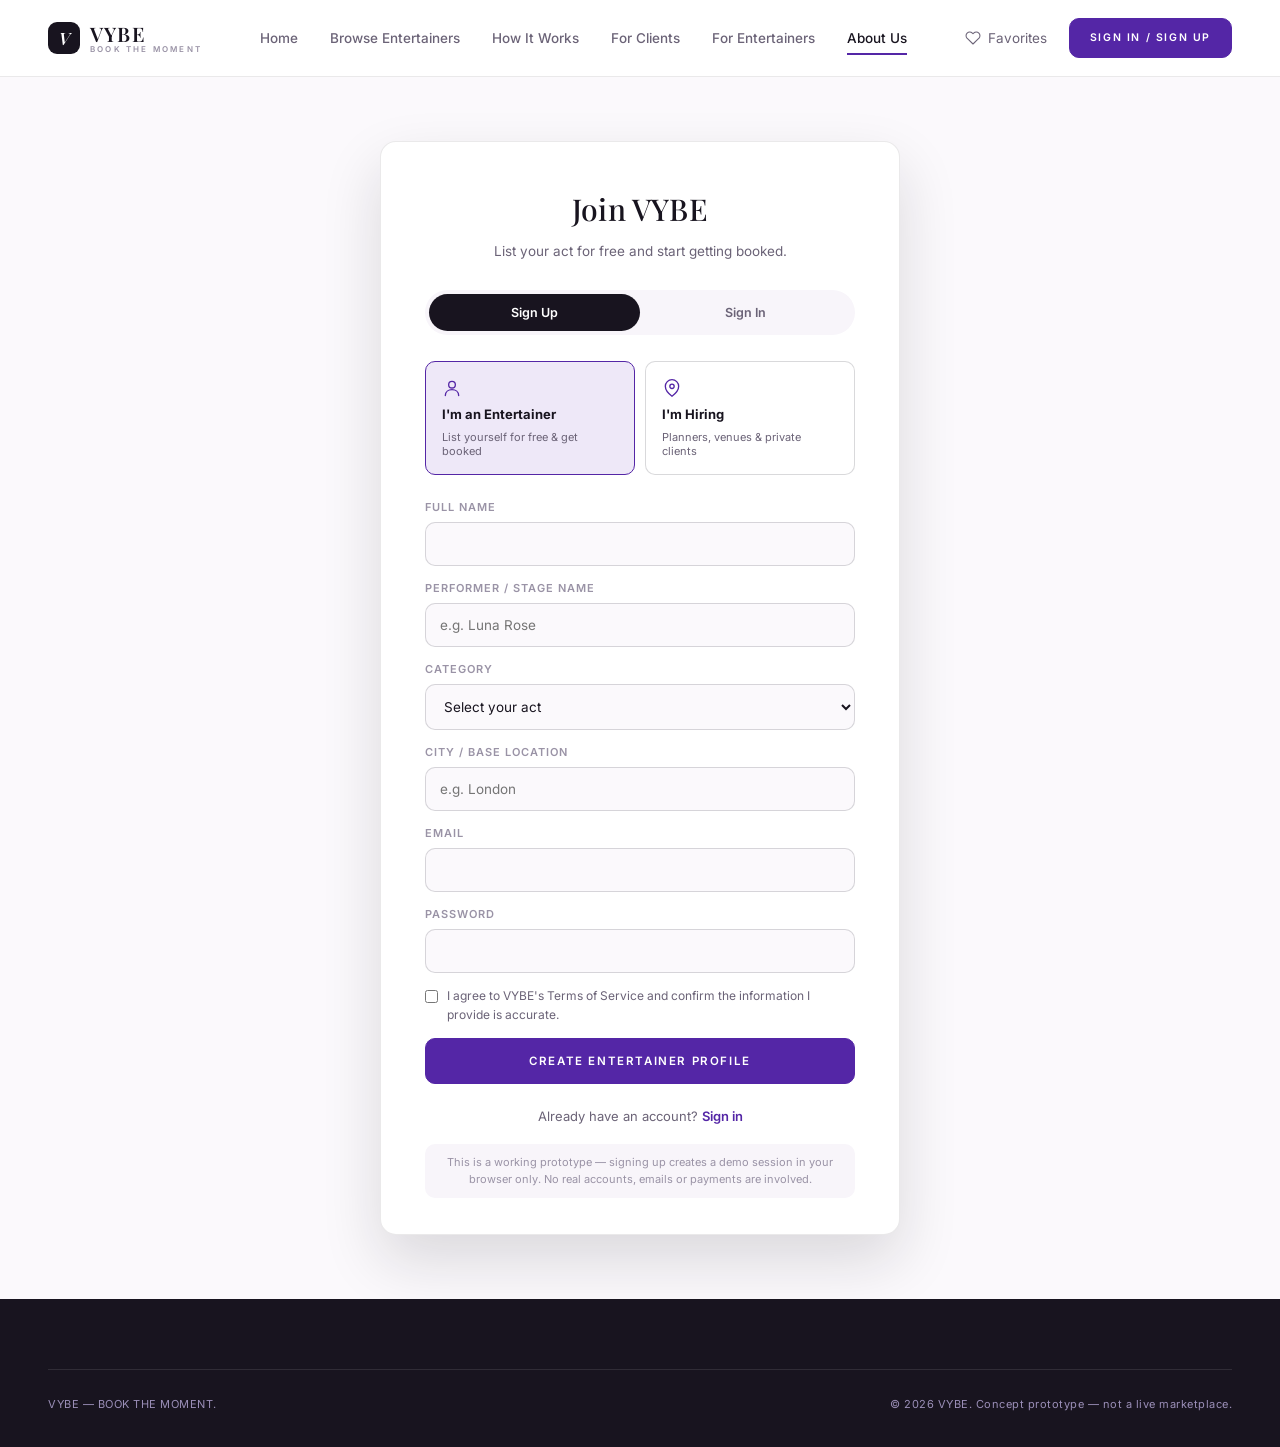
<file: auth.html>
<!DOCTYPE html>
<html lang="en">
<head>
<meta charset="UTF-8">
<meta name="viewport" content="width=device-width, initial-scale=1.0">
<title>Sign In / Sign Up — VYBE</title>
<link rel="preconnect" href="https://fonts.googleapis.com">
<link href="https://fonts.googleapis.com/css2?family=Playfair+Display:ital,wght@0,500;0,600;0,700;1,500;1,600&family=Inter:wght@400;500;600;700;800&display=swap" rel="stylesheet">
<link rel="stylesheet" href="assets/style.css">
</head>
<body>

<nav class="site-nav">
  <div class="wrap">
    <a href="index.html" class="brand">
      <span class="vmark">V</span>
      <span class="btext"><b>VYBE</b><span>BOOK THE MOMENT</span></span>
    </a>
    <div class="nav-links" id="navLinks">
      <a href="index.html">Home</a>
      <a href="index.html#browse">Browse Entertainers</a>
      <a href="index.html#how">How It Works</a>
      <a href="discover.html">For Clients</a>
      <a href="about.html#entertainers">For Entertainers</a>
      <a href="about.html" class="active">About Us</a>
    </div>
    <div class="nav-actions">
      <a href="favorites.html" class="fav-link">
        <span class="icon"><svg viewBox="0 0 24 24" fill="none" stroke="currentColor" stroke-width="1.6" stroke-linecap="round" stroke-linejoin="round"><path d="M20.8 4.6a5.5 5.5 0 0 0-7.8 0L12 5.6l-1-1a5.5 5.5 0 1 0-7.8 7.8l1 1L12 21l7.8-7.6 1-1a5.5 5.5 0 0 0 0-7.8Z"/></svg></span>
        <span>Favorites</span>
      </a>
      <a href="auth.html" id="authBtn" class="btn btn-grad btn-sm">Sign In / Sign Up</a>
    </div>
    <button class="burger" id="burger">☰</button>
  </div>
</nav>

<div class="auth-shell">
  <div class="wrap">
    <div class="auth-card">

      <div id="formView">
        <h1 id="authTitle">Join VYBE</h1>
        <p class="sub" id="authSub">Create your free account to get started.</p>

        <div class="mode-toggle">
          <button type="button" class="active" data-mode="signup">Sign Up</button>
          <button type="button" data-mode="signin">Sign In</button>
        </div>

        <div class="role-tabs" id="roleTabs">
          <button type="button" class="role-tab active" data-role="entertainer">
            <span class="icon"><svg viewBox="0 0 24 24" fill="none" stroke="currentColor" stroke-width="1.6" stroke-linecap="round" stroke-linejoin="round"><circle cx="12" cy="8" r="4"/><path d="M4 21c0-4.4 3.6-7 8-7s8 2.6 8 7"/></svg></span>
            <b>I'm an Entertainer</b>
            <span>List yourself for free & get booked</span>
          </button>
          <button type="button" class="role-tab" data-role="business">
            <span class="icon"><svg viewBox="0 0 24 24" fill="none" stroke="currentColor" stroke-width="1.6" stroke-linecap="round" stroke-linejoin="round"><path d="M20 10c0 6-8 12-8 12s-8-6-8-12a8 8 0 0 1 16 0Z"/><circle cx="12" cy="10" r="2.6"/></svg></span>
            <b>I'm Hiring</b>
            <span>Planners, venues & private clients</span>
          </button>
        </div>

        <!-- SIGN UP — Entertainer -->
        <form class="auth-form" id="formEntertainer">
          <div class="afield"><label>Full name</label><input type="text" name="fullName" required></div>
          <div class="afield"><label>Performer / stage name</label><input type="text" name="stageName" placeholder="e.g. Luna Rose" required></div>
          <div class="afield"><label>Category</label>
            <select name="category" required>
              <option value="">Select your act</option>
              <option>Dancer</option>
              <option>Belly Dancer</option>
              <option>DJ</option>
              <option>Singer</option>
              <option>Musician</option>
              <option>Host / MC</option>
              <option>Aerialist</option>
              <option>Drag Performer</option>
              <option>Fire Performer</option>
              <option>Stilt Walker</option>
              <option>Magician</option>
              <option>Children's Entertainer</option>
              <option>Other</option>
            </select>
          </div>
          <div class="afield"><label>City / base location</label><input type="text" name="city" placeholder="e.g. London" required></div>
          <div class="afield"><label>Email</label><input type="email" name="email" required></div>
          <div class="afield"><label>Password</label><input type="password" name="password" required minlength="6"></div>
          <label class="aterms"><input type="checkbox" required> I agree to VYBE's Terms of Service and confirm the information I provide is accurate.</label>
          <div class="err" id="errEntertainer">Please fill in every field to continue.</div>
          <button type="submit" class="btn btn-grad btn-block">Create Entertainer Profile</button>
        </form>

        <!-- SIGN UP — Business -->
        <form class="auth-form hidden" id="formBusiness">
          <div class="afield"><label>Full name</label><input type="text" name="fullName" required></div>
          <div class="afield"><label>Company / organisation <span style="text-transform:none;color:var(--grey-dim);">(optional)</span></label><input type="text" name="company"></div>
          <div class="afield"><label>I'm booking as a...</label>
            <select name="clientType" required>
              <option value="">Select an option</option>
              <option>Wedding Planner</option>
              <option>Event Planner</option>
              <option>Corporate / Company</option>
              <option>Venue / Hotel</option>
              <option>Private Individual</option>
              <option>Other</option>
            </select>
          </div>
          <div class="afield"><label>Email</label><input type="email" name="email" required></div>
          <div class="afield"><label>Password</label><input type="password" name="password" required minlength="6"></div>
          <label class="aterms"><input type="checkbox" required> I agree to VYBE's Terms of Service.</label>
          <div class="err" id="errBusiness">Please fill in every field to continue.</div>
          <button type="submit" class="btn btn-grad btn-block">Create Account</button>
        </form>

        <!-- SIGN IN -->
        <form class="auth-form hidden" id="formSignin">
          <div class="afield"><label>Email</label><input type="email" name="email" required></div>
          <div class="afield"><label>Password</label><input type="password" name="password" required></div>
          <div class="err" id="errSignin">Enter an email and password to continue.</div>
          <button type="submit" class="btn btn-grad btn-block">Sign In</button>
        </form>

        <p class="auth-switch" id="switchLine">Already have an account? <a href="#" id="switchLink">Sign in</a></p>
        <p class="demo-note">This is a working prototype — signing up creates a demo session in your browser only. No real accounts, emails or payments are involved.</p>
      </div>

      <div id="confirmView" style="display:none;">
        <div class="auth-confirm">
          <div class="ic">
            <svg viewBox="0 0 24 24" fill="none" stroke="currentColor" stroke-width="2" stroke-linecap="round" stroke-linejoin="round"><polyline points="20 6 9 17 4 12"/></svg>
          </div>
          <h3 id="confirmTitle">You're in!</h3>
          <p id="confirmText">Welcome to VYBE.</p>
          <a href="index.html" id="confirmCta" class="btn btn-grad">Start Browsing</a>
        </div>
      </div>

    </div>
  </div>
</div>

<footer class="site-footer">
  <div class="wrap">
    <div class="footer-bottom">
      <span>VYBE — BOOK THE MOMENT.</span>
      <span>© 2026 VYBE. Concept prototype — not a live marketplace.</span>
    </div>
  </div>
</footer>

<script src="assets/data.js"></script>
<script src="assets/app.js"></script>
<script>
let mode = 'signup'; // signup | signin
let role = 'entertainer'; // entertainer | business

const authTitle = document.getElementById('authTitle');
const authSub = document.getElementById('authSub');
const roleTabs = document.getElementById('roleTabs');
const formEntertainer = document.getElementById('formEntertainer');
const formBusiness = document.getElementById('formBusiness');
const formSignin = document.getElementById('formSignin');
const switchLine = document.getElementById('switchLine');
const switchLink = document.getElementById('switchLink');

function refreshView(){
  document.querySelectorAll('.mode-toggle button').forEach(b=> b.classList.toggle('active', b.dataset.mode === mode));

  if(mode === 'signup'){
    roleTabs.style.display = 'flex';
    formSignin.classList.add('hidden');
    formEntertainer.classList.toggle('hidden', role !== 'entertainer');
    formBusiness.classList.toggle('hidden', role !== 'business');
    authTitle.textContent = 'Join VYBE';
    authSub.textContent = role === 'entertainer'
      ? 'List your act for free and start getting booked.'
      : 'Create a free account to browse and book entertainers.';
    switchLine.innerHTML = 'Already have an account? <a href="#" id="switchLink">Sign in</a>';
  } else {
    roleTabs.style.display = 'none';
    formEntertainer.classList.add('hidden');
    formBusiness.classList.add('hidden');
    formSignin.classList.remove('hidden');
    authTitle.textContent = 'Welcome back';
    authSub.textContent = 'Sign in to your VYBE account.';
    switchLine.innerHTML = 'New to VYBE? <a href="#" id="switchLink">Create an account</a>';
  }
  document.getElementById('switchLink').addEventListener('click', (e)=>{
    e.preventDefault();
    mode = mode === 'signup' ? 'signin' : 'signup';
    refreshView();
  });
}

document.querySelectorAll('.mode-toggle button').forEach(btn=>{
  btn.addEventListener('click', ()=>{ mode = btn.dataset.mode; refreshView(); });
});
document.querySelectorAll('.role-tab').forEach(tab=>{
  tab.addEventListener('click', ()=>{
    role = tab.dataset.role;
    document.querySelectorAll('.role-tab').forEach(t=> t.classList.toggle('active', t === tab));
    refreshView();
  });
});

function showConfirm(name, roleLabel, ctaHref, ctaText){
  document.getElementById('formView').style.display = 'none';
  document.getElementById('confirmView').style.display = 'block';
  document.getElementById('confirmTitle').textContent = `You're in, ${name.split(' ')[0]}!`;
  document.getElementById('confirmText').textContent = roleLabel;
  const cta = document.getElementById('confirmCta');
  cta.href = ctaHref;
  cta.textContent = ctaText;
}

formEntertainer.addEventListener('submit', (e)=>{
  e.preventDefault();
  const f = new FormData(formEntertainer);
  const name = f.get('fullName').trim();
  if(!formEntertainer.checkValidity() || !name){
    document.getElementById('errEntertainer').classList.add('show');
    return;
  }
  setSession({ name, email: f.get('email'), role: 'entertainer', stageName: f.get('stageName'), category: f.get('category') });
  showConfirm(name, `Your entertainer profile is ready to build out. Customers looking for a ${f.get('category') || 'performer'} in ${f.get('city') || 'your area'} will be able to find you once your listing is live.`, 'about.html#entertainers', 'Learn What’s Next');
});

formBusiness.addEventListener('submit', (e)=>{
  e.preventDefault();
  const f = new FormData(formBusiness);
  const name = f.get('fullName').trim();
  if(!formBusiness.checkValidity() || !name){
    document.getElementById('errBusiness').classList.add('show');
    return;
  }
  setSession({ name, email: f.get('email'), role: 'business', clientType: f.get('clientType') });
  showConfirm(name, 'Your account is ready. Start browsing verified entertainers for your next event.', 'index.html#browse', 'Start Browsing');
});

formSignin.addEventListener('submit', (e)=>{
  e.preventDefault();
  const f = new FormData(formSignin);
  const email = f.get('email').trim();
  if(!formSignin.checkValidity() || !email){
    document.getElementById('errSignin').classList.add('show');
    return;
  }
  const existing = getSession();
  const name = (existing && existing.email === email) ? existing.name : email.split('@')[0];
  setSession({ ...(existing && existing.email === email ? existing : {}), name, email, role: (existing && existing.email === email) ? existing.role : 'business' });
  showConfirm(name, 'Welcome back to VYBE.', 'index.html', 'Continue to VYBE');
});

refreshView();
</script>
</body>
</html>
</file>
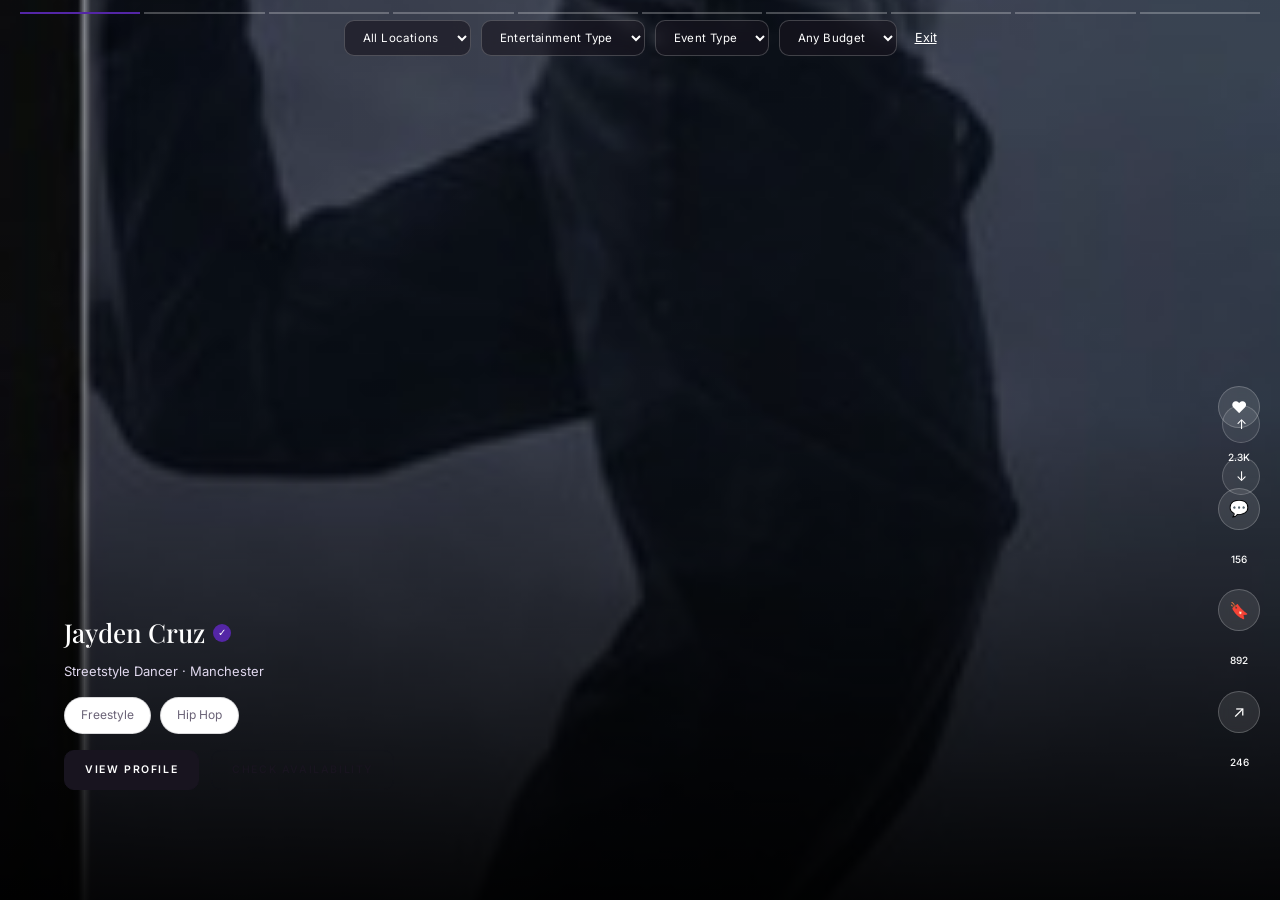
<file: discover.html>
<!DOCTYPE html>
<html lang="en">
<head>
<meta charset="UTF-8">
<meta name="viewport" content="width=device-width, initial-scale=1.0">
<title>Discover — VYBE</title>
<link rel="preconnect" href="https://fonts.googleapis.com">
<link href="https://fonts.googleapis.com/css2?family=Playfair+Display:ital,wght@0,500;0,600;0,700;1,500;1,600&family=Inter:wght@400;500;600;700;800&display=swap" rel="stylesheet">
<link rel="stylesheet" href="assets/style.css">
<style>body{overflow:hidden;}</style>
</head>
<body>

<div class="discover-shell">
  <div class="dprogress" id="dProgress"></div>

  <div class="discover-filters">
    <select id="fLocation"><option value="">All Locations</option></select>
    <select id="fType"><option value="">Entertainment Type</option></select>
    <select id="fEvent"><option value="">Event Type</option></select>
    <select id="fBudget"><option value="">Any Budget</option><option>£</option><option>££</option><option>£££</option><option>££££</option></select>
    <a href="index.html" style="align-self:center;color:#fff;font-size:12.5px;text-decoration:underline;margin-left:8px;">Exit</a>
  </div>

  <div class="dstage" id="dStage"></div>

  <div class="dnav">
    <button id="dUp" aria-label="Previous">↑</button>
    <button id="dDown" aria-label="Next">↓</button>
  </div>
</div>

<script src="assets/data.js"></script>
<script src="assets/app.js"></script>
<script>
const allUnique = PERFORMERS.filter(p => p.slug !== 'jayden-cruz-encore');

// populate filter dropdowns from data
const locSel = document.getElementById('fLocation');
const typeSel = document.getElementById('fType');
const eventSel = document.getElementById('fEvent');
[...new Set(allUnique.map(p=>p.city))].sort().forEach(c=>{
  locSel.insertAdjacentHTML('beforeend', `<option value="${c}">${c}</option>`);
});
[...new Set(allUnique.map(p=>p.category))].sort().forEach(c=>{
  typeSel.insertAdjacentHTML('beforeend', `<option value="${c}">${c}</option>`);
});
[...new Set(allUnique.flatMap(p=>p.eventTypes))].sort().forEach(c=>{
  eventSel.insertAdjacentHTML('beforeend', `<option value="${c}">${c}</option>`);
});

const stage = document.getElementById('dStage');
const progress = document.getElementById('dProgress');
let list = allUnique.slice();
let idx = 0;

function slideHtml(p){
  const liked = isFavorite(p.slug);
  return `
    <img src="${p.image}" alt="${p.name}">
    <div class="veil"></div>
    <div class="dside">
      <div class="dic like ${liked?'liked':''}" data-slug="${p.slug}" style="${liked?('background:'+'var(--grad)'):''}">♥</div><span>2.3K</span>
      <div class="dic">💬</div><span>156</span>
      <div class="dic">🔖</div><span>892</span>
      <div class="dic">↗</div><span>246</span>
    </div>
    <div class="dinfo">
      <div class="dname">${p.name} <span style="width:18px;height:18px;border-radius:50%;background:var(--grad);display:inline-flex;align-items:center;justify-content:center;font-size:10px;">✓</span></div>
      <div class="dcat">${p.category} · ${p.city}</div>
      <div class="ptags" style="margin-bottom:16px;">${p.tags.map(t=>`<span class="ptag">${t}</span>`).join('')}</div>
      <div class="dctas">
        <a href="entertainer.html?slug=${p.slug}" class="btn btn-white btn-sm">View Profile</a>
        <a href="entertainer.html?slug=${p.slug}" class="btn btn-line btn-sm">Check Availability</a>
      </div>
    </div>
  `;
}

function buildSlides(){
  stage.innerHTML = '';
  progress.innerHTML = '';
  list.forEach((p,i)=>{
    const el = document.createElement('div');
    el.className = 'dslide' + (i===idx ? ' active' : '');
    el.innerHTML = slideHtml(p);
    el.querySelector('.dic.like').addEventListener('click', (e)=>{
      const liked = toggleFavorite(p.slug);
      e.currentTarget.classList.toggle('liked', liked);
      e.currentTarget.style.background = liked ? 'var(--grad)' : '';
    });
    stage.appendChild(el);

    const seg = document.createElement('div');
    if(i <= idx) seg.classList.add('done');
    progress.appendChild(seg);
  });
}

function updateActive(){
  [...stage.children].forEach((el,i)=> el.classList.toggle('active', i===idx));
  [...progress.children].forEach((el,i)=> el.classList.toggle('done', i<=idx));
}

function applyFilters(){
  list = allUnique.filter(p=>{
    if(locSel.value && p.city !== locSel.value) return false;
    if(typeSel.value && p.category !== typeSel.value) return false;
    if(eventSel.value && !p.eventTypes.includes(eventSel.value)) return false;
    return true;
  });
  if(list.length === 0) list = allUnique.slice();
  idx = 0;
  buildSlides();
}
[locSel, typeSel, eventSel, document.getElementById('fBudget')].forEach(s=>{
  s.addEventListener('change', applyFilters);
});

function go(delta){
  idx = Math.max(0, Math.min(list.length - 1, idx + delta));
  updateActive();
}
document.getElementById('dUp').addEventListener('click', ()=>go(-1));
document.getElementById('dDown').addEventListener('click', ()=>go(1));

document.addEventListener('keydown', (e)=>{
  if(e.key === 'ArrowUp'){ go(-1); }
  if(e.key === 'ArrowDown'){ go(1); }
});

let wheelLocked = false;
document.querySelector('.discover-shell').addEventListener('wheel', (e)=>{
  e.preventDefault();
  if(wheelLocked) return;
  wheelLocked = true;
  go(e.deltaY > 0 ? 1 : -1);
  setTimeout(()=> wheelLocked = false, 500);
}, {passive:false});

let touchStartY = null;
document.querySelector('.discover-shell').addEventListener('touchstart', (e)=>{
  touchStartY = e.touches[0].clientY;
});
document.querySelector('.discover-shell').addEventListener('touchend', (e)=>{
  if(touchStartY === null) return;
  const dy = touchStartY - e.changedTouches[0].clientY;
  if(Math.abs(dy) > 50) go(dy > 0 ? 1 : -1);
  touchStartY = null;
});

buildSlides();
</script>
</body>
</html>
</file>
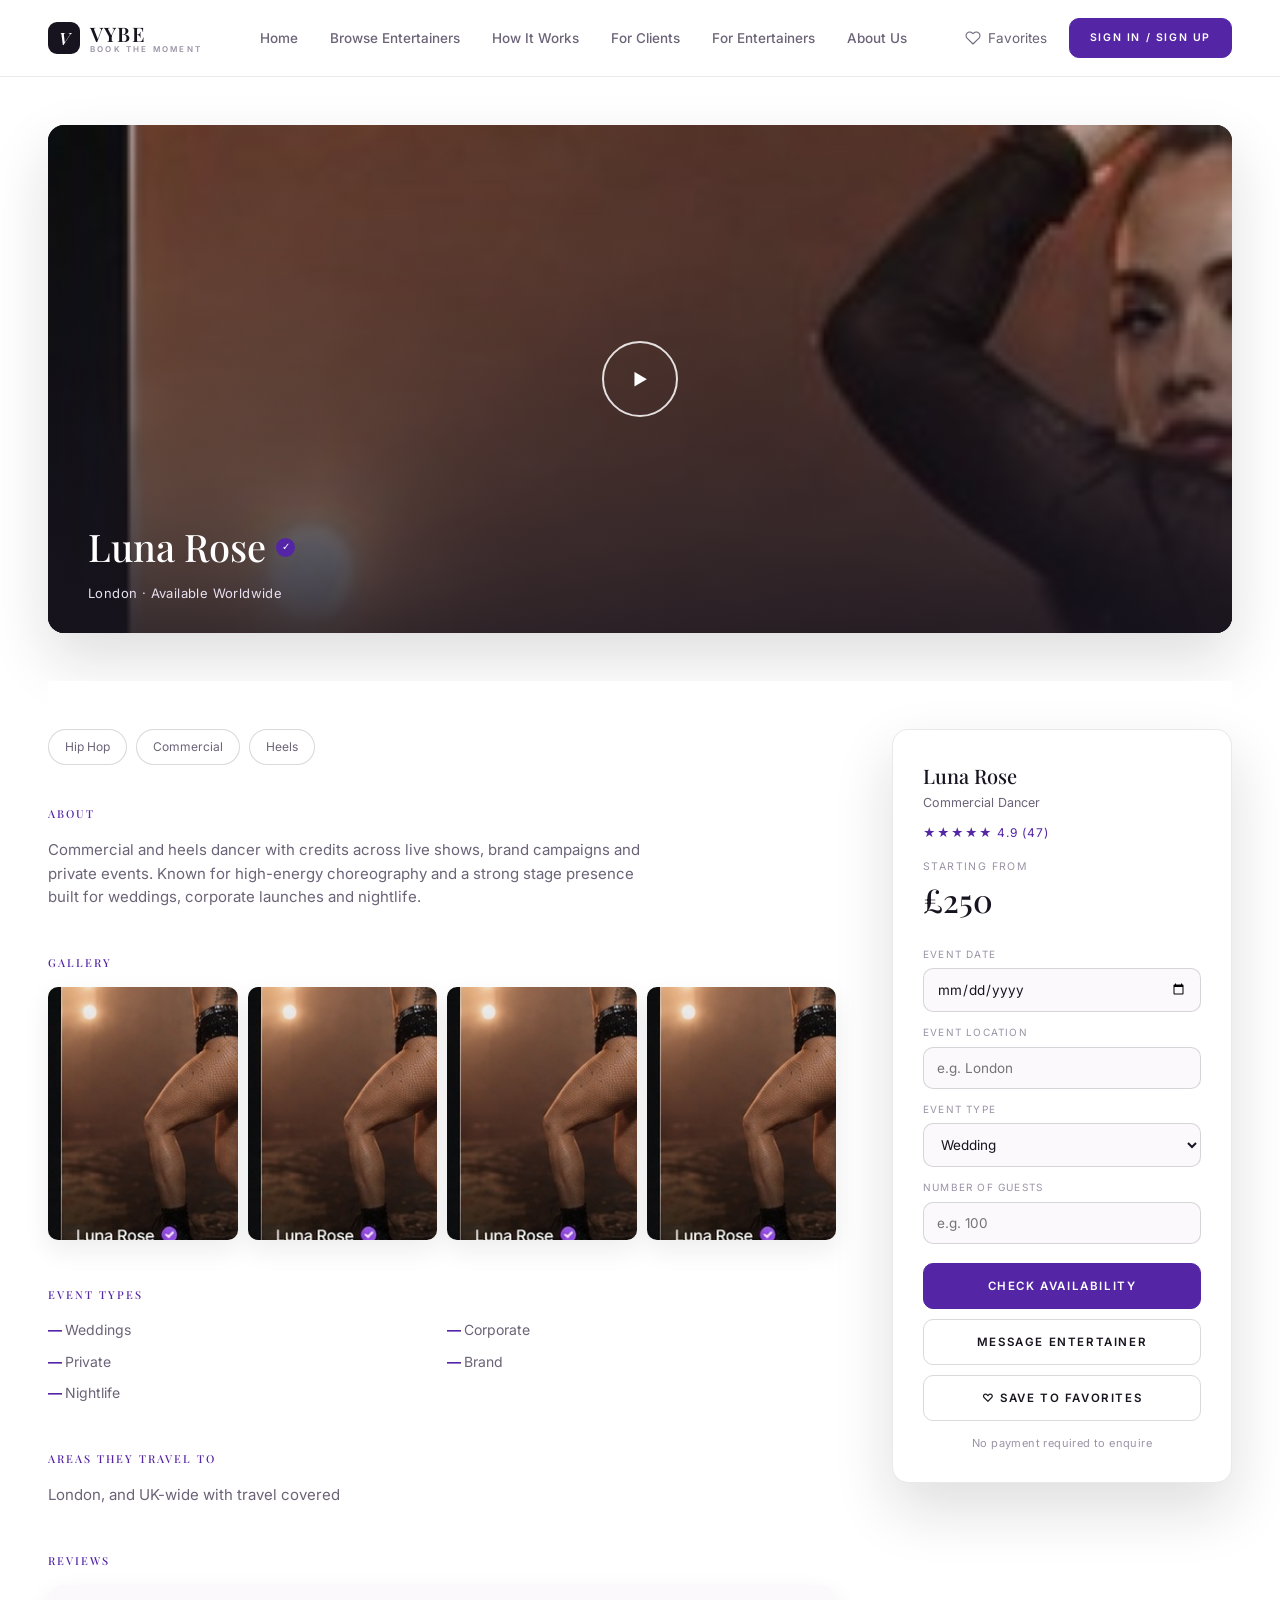
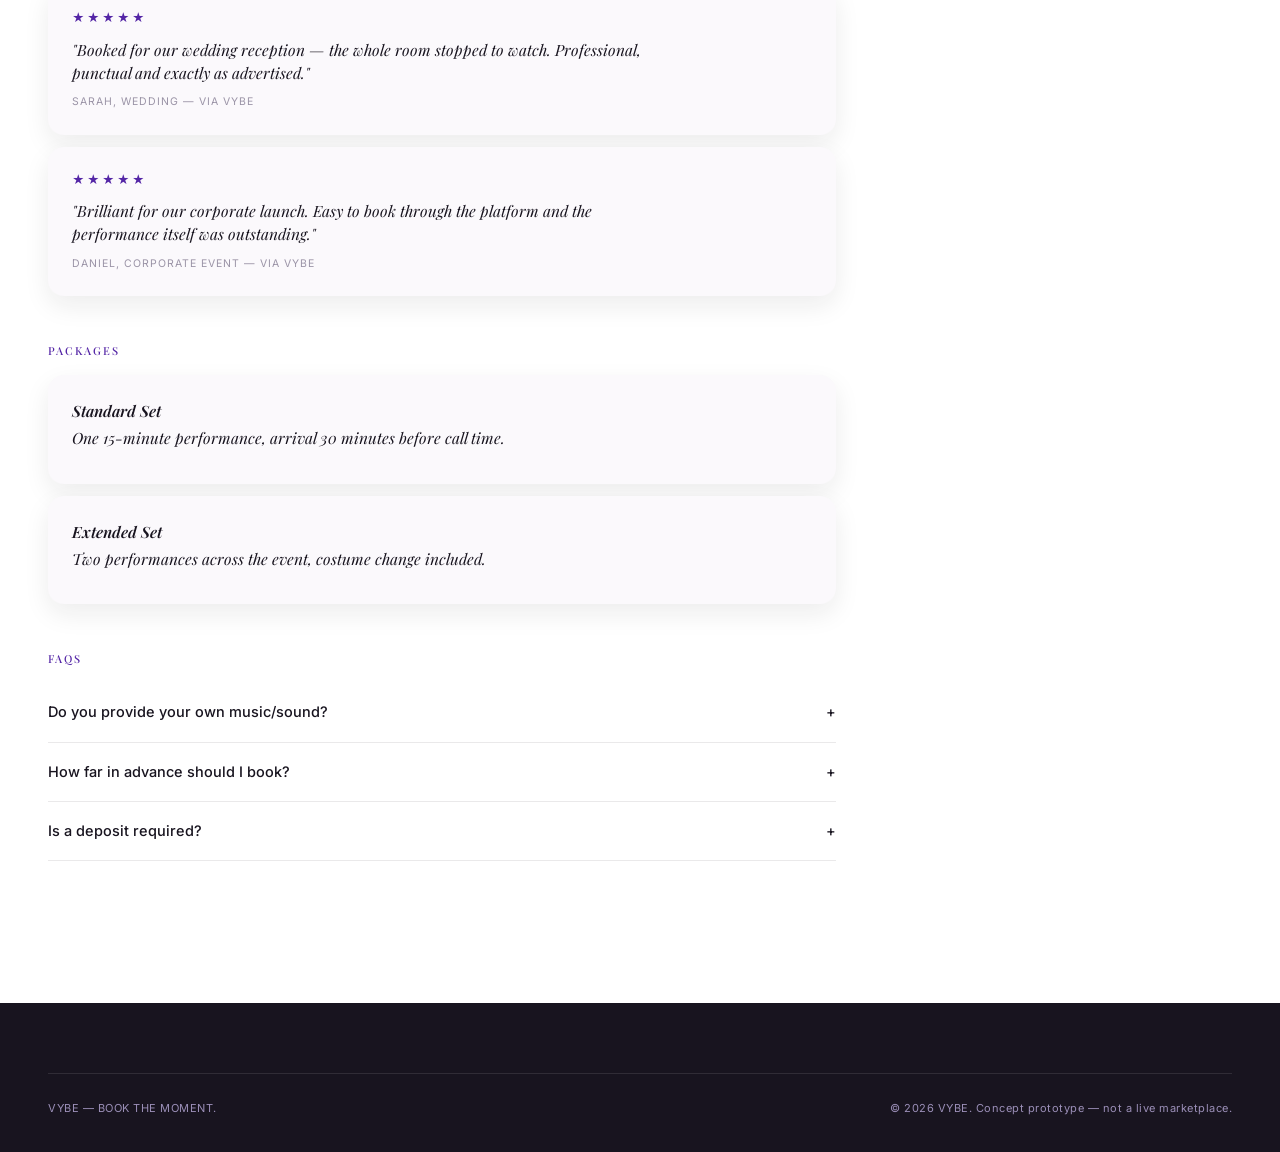
<file: entertainer.html>
<!DOCTYPE html>
<html lang="en">
<head>
<meta charset="UTF-8">
<meta name="viewport" content="width=device-width, initial-scale=1.0">
<title id="pageTitle">Entertainer — VYBE</title>
<link rel="preconnect" href="https://fonts.googleapis.com">
<link href="https://fonts.googleapis.com/css2?family=Playfair+Display:ital,wght@0,500;0,600;0,700;1,500;1,600&family=Inter:wght@400;500;600;700;800&display=swap" rel="stylesheet">
<link rel="stylesheet" href="assets/style.css">
</head>
<body>

<nav class="site-nav">
  <div class="wrap">
    <a href="index.html" class="brand">
      <span class="vmark">V</span>
      <span class="btext"><b>VYBE</b><span>BOOK THE MOMENT</span></span>
    </a>
    <div class="nav-links" id="navLinks">
      <a href="index.html">Home</a>
      <a href="index.html#browse">Browse Entertainers</a>
      <a href="index.html#how">How It Works</a>
      <a href="discover.html">For Clients</a>
      <a href="about.html#entertainers">For Entertainers</a>
      <a href="about.html">About Us</a>
    </div>
    <div class="nav-actions">
      <a href="favorites.html" class="fav-link">
        <span class="icon"><svg viewBox="0 0 24 24" fill="none" stroke="currentColor" stroke-width="1.6" stroke-linecap="round" stroke-linejoin="round"><path d="M20.8 4.6a5.5 5.5 0 0 0-7.8 0L12 5.6l-1-1a5.5 5.5 0 1 0-7.8 7.8l1 1L12 21l7.8-7.6 1-1a5.5 5.5 0 0 0 0-7.8Z"/></svg></span>
        <span>Favorites</span>
      </a>
      <a href="auth.html" id="authBtn" class="btn btn-grad btn-sm">Sign In / Sign Up</a>
    </div>
    <button class="burger" id="burger">☰</button>
  </div>
</nav>

<section class="profile-hero">
  <div class="wrap">
    <div class="showreel-wrap" id="showreelWrap">
      <img id="pImage" src="" alt="">
      <div class="veil"></div>
      <div class="playbig" id="playBtn">▶</div>
      <div class="profile-topinfo">
        <div class="pname"><span id="pName"></span><span class="vb">✓</span></div>
        <div class="pmeta"><span id="pCity"></span> · Available Worldwide</div>
      </div>
    </div>
  </div>
</section>

<section style="padding-top:0;">
  <div class="wrap">
    <div class="profile-body reveal in-view">
      <div>
        <div class="ptags" id="pTags"></div>

        <div class="psection">
          <h3>About</h3>
          <p id="pAbout"></p>
        </div>

        <div class="psection">
          <h3>Gallery</h3>
          <div class="gallery-grid" id="pGallery"></div>
        </div>

        <div class="psection">
          <h3>Event Types</h3>
          <ul class="avail-grid" id="pEventTypes"></ul>
        </div>

        <div class="psection">
          <h3>Areas They Travel To</h3>
          <p id="pTravel"></p>
        </div>

        <div class="psection">
          <h3>Reviews</h3>
          <div class="review-card">
            <div class="stars">★★★★★</div>
            <p>"Booked for our wedding reception — the whole room stopped to watch. Professional, punctual and exactly as advertised."</p>
            <div class="who">Sarah, Wedding — via VYBE</div>
          </div>
          <div class="review-card">
            <div class="stars">★★★★★</div>
            <p>"Brilliant for our corporate launch. Easy to book through the platform and the performance itself was outstanding."</p>
            <div class="who">Daniel, Corporate Event — via VYBE</div>
          </div>
        </div>

        <div class="psection">
          <h3>Packages</h3>
          <div class="review-card">
            <p style="color:var(--white);font-weight:600;margin-bottom:4px;">Standard Set</p>
            <p>One 15-minute performance, arrival 30 minutes before call time.</p>
          </div>
          <div class="review-card">
            <p style="color:var(--white);font-weight:600;margin-bottom:4px;">Extended Set</p>
            <p>Two performances across the event, costume change included.</p>
          </div>
        </div>

        <div class="psection">
          <h3>FAQs</h3>
          <div class="faq-item">
            <div class="q"><span>Do you provide your own music/sound?</span><span>+</span></div>
            <div class="a">Yes — a Bluetooth speaker set-up is included as standard. Full PA available on request for larger venues.</div>
          </div>
          <div class="faq-item">
            <div class="q"><span>How far in advance should I book?</span><span>+</span></div>
            <div class="a">4–6 weeks is ideal, especially for weekend dates, but last-minute enquiries are always welcome.</div>
          </div>
          <div class="faq-item">
            <div class="q"><span>Is a deposit required?</span><span>+</span></div>
            <div class="a">A deposit secures your date once a quote is confirmed. No payment is required just to enquire.</div>
          </div>
        </div>
      </div>

      <aside class="booking-panel">
        <div id="bookingFormView">
          <div class="bp-name" id="bpName"></div>
          <div class="bp-cat" id="bpCat"></div>
          <div class="bp-stars" id="bpStars"></div>
          <div class="bp-price-label">Starting from</div>
          <div class="bp-price" id="bpPrice"></div>

          <form id="bookingForm">
            <div class="bform-row"><label>Event date</label><input type="date" required></div>
            <div class="bform-row"><label>Event location</label><input type="text" placeholder="e.g. London" required></div>
            <div class="bform-row"><label>Event type</label>
              <select><option>Wedding</option><option>Corporate</option><option>Private</option><option>Brand</option><option>Nightlife</option></select>
            </div>
            <div class="bform-row"><label>Number of guests</label><input type="number" placeholder="e.g. 100"></div>
            <button type="submit" class="btn btn-grad btn-block" style="margin-top:6px;">Check Availability</button>
          </form>
          <button class="btn btn-line btn-block" style="margin-top:10px;" onclick="alert('This would open a message thread with the entertainer.')">Message Entertainer</button>
          <button class="btn btn-line btn-block" style="margin-top:10px;" id="saveBtn">♡ Save to Favorites</button>
          <p class="note">No payment required to enquire</p>
        </div>
        <div id="bookingConfirmView" style="display:none;">
          <div class="confirm-box">
            <div class="ic">✦</div>
            <h4>Availability request sent.</h4>
            <p id="pName2"></p>
            <p>You'll hear back directly. No payment required to enquire.</p>
          </div>
        </div>
      </aside>
    </div>
  </div>
</section>

<footer class="site-footer">
  <div class="wrap">
    <div class="footer-bottom">
      <span>VYBE — BOOK THE MOMENT.</span>
      <span>© 2026 VYBE. Concept prototype — not a live marketplace.</span>
    </div>
  </div>
</footer>

<script src="assets/data.js"></script>
<script src="assets/app.js"></script>
<script>
const params = new URLSearchParams(window.location.search);
const slug = params.get('slug');
const p = getPerformerBySlug(slug);

document.getElementById('pageTitle').textContent = `${p.name} — ${p.category} — VYBE`;
document.getElementById('pImage').src = p.image;
document.getElementById('pImage').alt = p.name;
document.getElementById('pName').textContent = p.name;
document.getElementById('pCity').textContent = p.city;
document.getElementById('pTags').innerHTML = p.tags.map(t=>`<span class="ptag">${t}</span>`).join('');
document.getElementById('pAbout').textContent = p.about;
document.getElementById('pTravel').textContent = p.travel;
document.getElementById('pEventTypes').innerHTML = p.eventTypes.map(t=>`<li>${t}</li>`).join('');
document.getElementById('pGallery').innerHTML = Array(4).fill(0).map(()=>`<div><img src="${p.image}" alt="${p.name}"></div>`).join('');

document.getElementById('bpName').textContent = p.name;
document.getElementById('bpCat').textContent = p.category;
document.getElementById('bpStars').textContent = `${stars(p.rating)} ${p.rating} (${p.reviews})`;
document.getElementById('bpPrice').textContent = `£${p.startingPrice}`;
document.getElementById('pName2').textContent = `${p.name} will be in touch directly.`;

document.getElementById('playBtn').addEventListener('click', ()=>{
  alert('This would play ' + p.name + '’s showreel video. Videos aren’t wired up in this prototype yet.');
});

const saveBtn = document.getElementById('saveBtn');
function refreshSaveBtn(){
  saveBtn.textContent = isFavorite(p.slug) ? '♥ Saved to Favorites' : '♡ Save to Favorites';
}
refreshSaveBtn();
saveBtn.addEventListener('click', ()=>{
  toggleFavorite(p.slug);
  refreshSaveBtn();
});

document.getElementById('bookingForm').addEventListener('submit', function(e){
  e.preventDefault();
  document.getElementById('bookingFormView').style.display = 'none';
  document.getElementById('bookingConfirmView').style.display = 'block';
});

document.querySelectorAll('.faq-item .q').forEach(q=>{
  q.addEventListener('click', ()=> q.closest('.faq-item').classList.toggle('open'));
});
</script>
</body>
</html>
</file>
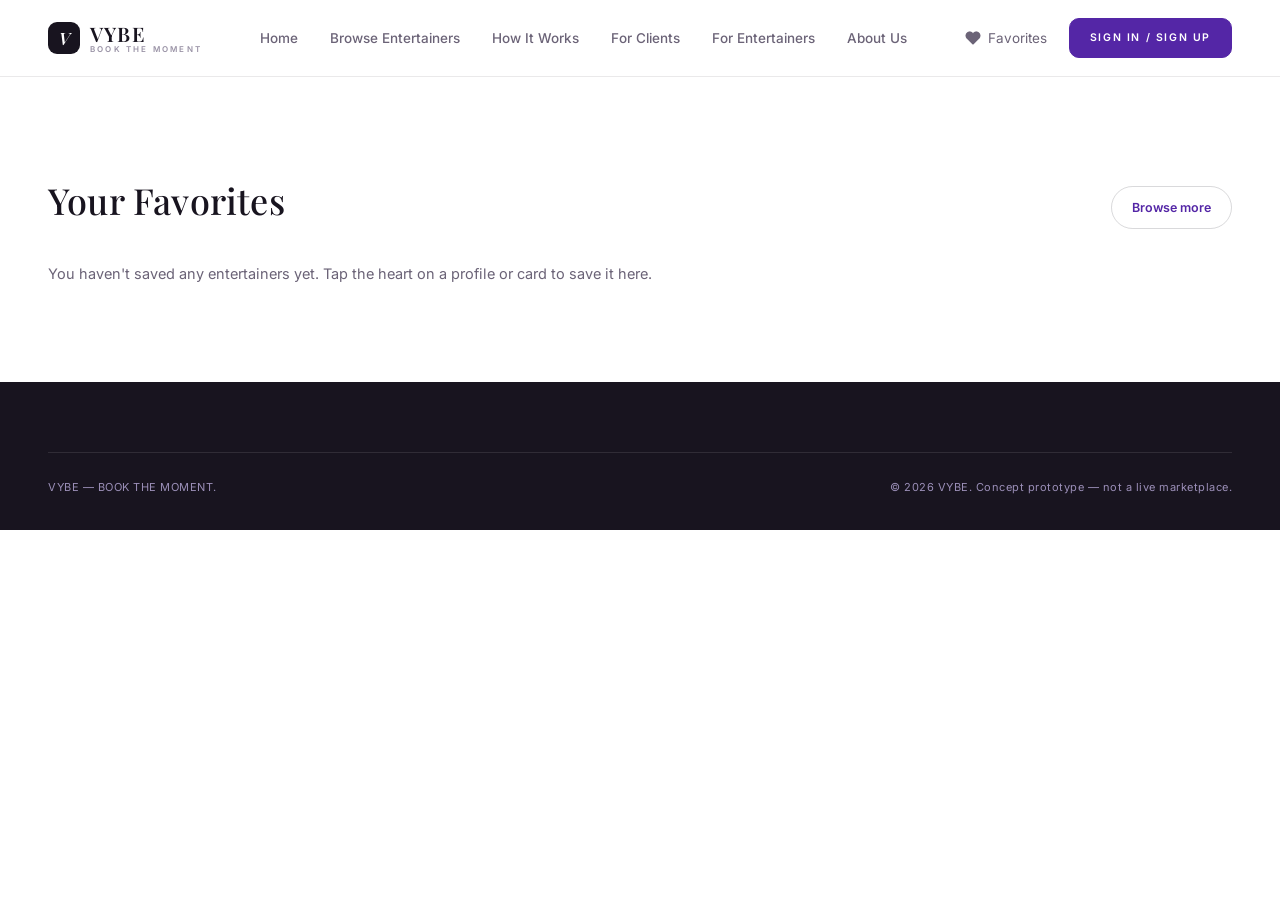
<file: favorites.html>
<!DOCTYPE html>
<html lang="en">
<head>
<meta charset="UTF-8">
<meta name="viewport" content="width=device-width, initial-scale=1.0">
<title>Favorites — VYBE</title>
<link rel="preconnect" href="https://fonts.googleapis.com">
<link href="https://fonts.googleapis.com/css2?family=Playfair+Display:ital,wght@0,500;0,600;0,700;1,500;1,600&family=Inter:wght@400;500;600;700;800&display=swap" rel="stylesheet">
<link rel="stylesheet" href="assets/style.css">
</head>
<body>

<nav class="site-nav">
  <div class="wrap">
    <a href="index.html" class="brand">
      <span class="vmark">V</span>
      <span class="btext"><b>VYBE</b><span>BOOK THE MOMENT</span></span>
    </a>
    <div class="nav-links" id="navLinks">
      <a href="index.html">Home</a>
      <a href="index.html#browse">Browse Entertainers</a>
      <a href="index.html#how">How It Works</a>
      <a href="discover.html">For Clients</a>
      <a href="about.html#entertainers">For Entertainers</a>
      <a href="about.html">About Us</a>
    </div>
    <div class="nav-actions">
      <a href="favorites.html" class="fav-link active">
        <span class="icon"><svg viewBox="0 0 24 24" fill="currentColor" stroke="currentColor" stroke-width="1.6" stroke-linecap="round" stroke-linejoin="round"><path d="M20.8 4.6a5.5 5.5 0 0 0-7.8 0L12 5.6l-1-1a5.5 5.5 0 1 0-7.8 7.8l1 1L12 21l7.8-7.6 1-1a5.5 5.5 0 0 0 0-7.8Z"/></svg></span>
        <span>Favorites</span>
      </a>
      <a href="auth.html" id="authBtn" class="btn btn-grad btn-sm">Sign In / Sign Up</a>
    </div>
    <button class="burger" id="burger">☰</button>
  </div>
</nav>

<section>
  <div class="wrap">
    <div class="section-head">
      <h2>Your Favorites</h2>
      <a href="index.html#browse" class="viewall">Browse more</a>
    </div>
    <div class="ent-grid reveal in-view" id="favGrid"></div>
    <p id="emptyMsg" style="display:none;color:var(--grey);font-size:14.5px;">You haven't saved any entertainers yet. Tap the heart on a profile or card to save it here.</p>
  </div>
</section>

<footer class="site-footer">
  <div class="wrap">
    <div class="footer-bottom">
      <span>VYBE — BOOK THE MOMENT.</span>
      <span>© 2026 VYBE. Concept prototype — not a live marketplace.</span>
    </div>
  </div>
</footer>

<script src="assets/data.js"></script>
<script src="assets/app.js"></script>
<script>
function cardHtml(p){
  return `<a href="entertainer.html?slug=${p.slug}" class="ent-card">
    <img src="${p.image}" alt="${p.name}">
    <div class="veil"></div>
    <button class="fav-btn active" onclick="event.preventDefault();event.stopPropagation();toggleFavorite('${p.slug}');this.closest('.ent-card').remove();checkEmpty();"><span class="icon">${ICONS.heartFill}</span></button>
    <div class="ecinfo">
      <div class="eloc"><span class="icon">${ICONS.pin}</span>${p.city}</div>
      <div class="ename">${p.name}</div>
      <div class="ecat">${p.category}</div>
      <div class="eview">View Profile <span class="icon">${ICONS.arrow}</span></div>
    </div>
  </a>`;
}
function checkEmpty(){
  document.getElementById('emptyMsg').style.display = document.getElementById('favGrid').children.length ? 'none' : 'block';
}
const favs = getFavorites();
const favPerformers = PERFORMERS.filter(p => favs.includes(p.slug));
document.getElementById('favGrid').innerHTML = favPerformers.map(cardHtml).join('');
checkEmpty();
</script>
</body>
</html>
</file>
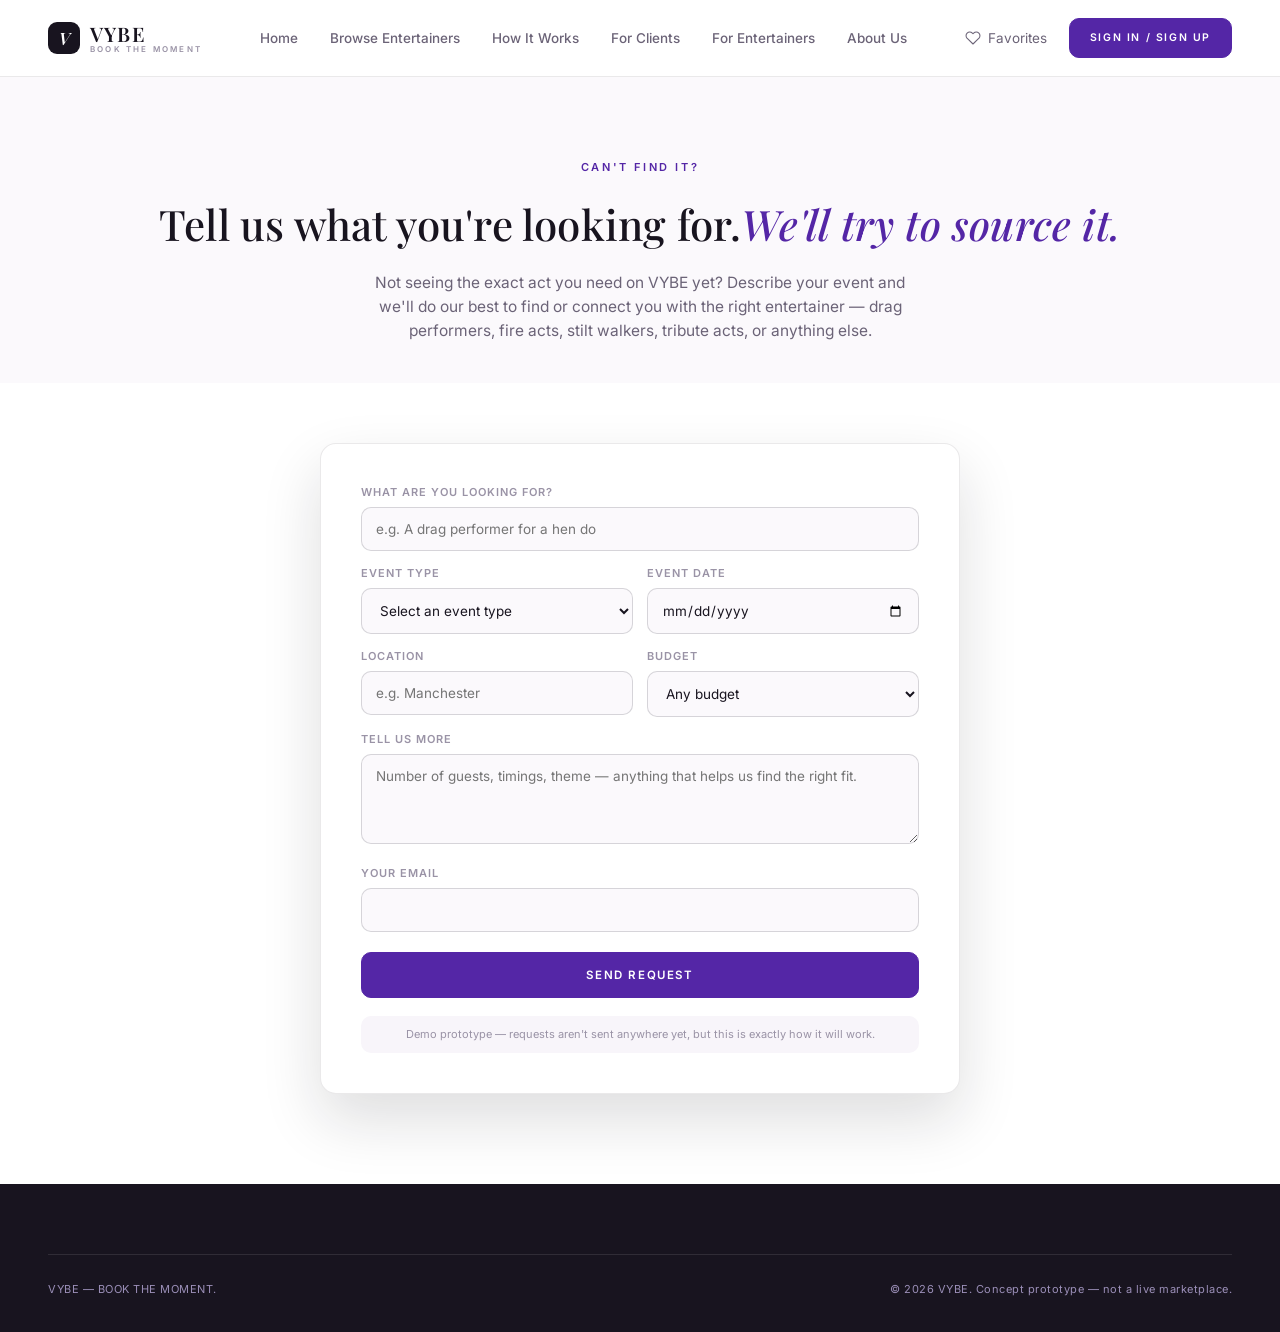
<file: request.html>
<!DOCTYPE html>
<html lang="en">
<head>
<meta charset="UTF-8">
<meta name="viewport" content="width=device-width, initial-scale=1.0">
<title>Request an Entertainer — VYBE</title>
<link rel="preconnect" href="https://fonts.googleapis.com">
<link href="https://fonts.googleapis.com/css2?family=Playfair+Display:ital,wght@0,500;0,600;0,700;1,500;1,600&family=Inter:wght@400;500;600;700;800&display=swap" rel="stylesheet">
<link rel="stylesheet" href="assets/style.css">
</head>
<body>

<nav class="site-nav">
  <div class="wrap">
    <a href="index.html" class="brand">
      <span class="vmark">V</span>
      <span class="btext"><b>VYBE</b><span>BOOK THE MOMENT</span></span>
    </a>
    <div class="nav-links" id="navLinks">
      <a href="index.html">Home</a>
      <a href="index.html#browse">Browse Entertainers</a>
      <a href="index.html#how">How It Works</a>
      <a href="discover.html">For Clients</a>
      <a href="about.html#entertainers">For Entertainers</a>
      <a href="about.html">About Us</a>
    </div>
    <div class="nav-actions">
      <a href="favorites.html" class="fav-link">
        <span class="icon"><svg viewBox="0 0 24 24" fill="none" stroke="currentColor" stroke-width="1.6" stroke-linecap="round" stroke-linejoin="round"><path d="M20.8 4.6a5.5 5.5 0 0 0-7.8 0L12 5.6l-1-1a5.5 5.5 0 1 0-7.8 7.8l1 1L12 21l7.8-7.6 1-1a5.5 5.5 0 0 0 0-7.8Z"/></svg></span>
        <span>Favorites</span>
      </a>
      <a href="auth.html" id="authBtn" class="btn btn-grad btn-sm">Sign In / Sign Up</a>
    </div>
    <button class="burger" id="burger">☰</button>
  </div>
</nav>

<section class="request-hero">
  <div class="wrap">
    <span class="eyebrow">Can't Find It?</span>
    <h1 style="margin-top:14px;">Tell us what you're looking for.<span class="grad-text">We'll try to source it.</span></h1>
    <p>Not seeing the exact act you need on VYBE yet? Describe your event and we'll do our best to find or connect you with the right entertainer — drag performers, fire acts, stilt walkers, tribute acts, or anything else.</p>
  </div>
</section>

<section class="request-form-wrap">
  <div class="wrap">

    <div id="requestFormView">
      <form class="request-form" id="requestForm">
        <div class="afield" style="margin-bottom:14px;">
          <label>What are you looking for?</label>
          <input type="text" name="looking" placeholder="e.g. A drag performer for a hen do" required>
        </div>
        <div class="row2" style="margin-bottom:14px;">
          <div class="afield">
            <label>Event type</label>
            <select name="eventType" required>
              <option value="">Select an event type</option>
              <option>Wedding</option>
              <option>Christening</option>
              <option>Birthday</option>
              <option>Private Party</option>
              <option>Corporate Event</option>
              <option>Shop Opening</option>
              <option>Brand Launch</option>
              <option>Christmas Party</option>
              <option>Engagement</option>
              <option>Other</option>
            </select>
          </div>
          <div class="afield">
            <label>Event date</label>
            <input type="date" name="eventDate">
          </div>
        </div>
        <div class="row2" style="margin-bottom:14px;">
          <div class="afield">
            <label>Location</label>
            <input type="text" name="location" placeholder="e.g. Manchester" required>
          </div>
          <div class="afield">
            <label>Budget</label>
            <select name="budget">
              <option value="">Any budget</option>
              <option>Under £250</option>
              <option>£250 – £500</option>
              <option>£500 – £1,000</option>
              <option>£1,000+</option>
            </select>
          </div>
        </div>
        <div class="afield" style="margin-bottom:14px;">
          <label>Tell us more</label>
          <textarea name="details" placeholder="Number of guests, timings, theme — anything that helps us find the right fit."></textarea>
        </div>
        <div class="afield" style="margin-bottom:20px;">
          <label>Your email</label>
          <input type="email" name="email" required>
        </div>
        <div class="err" id="reqErr" style="display:none;font-size:12px;color:#B23A48;margin-bottom:14px;">Please fill in what you're looking for, location and email.</div>
        <button type="submit" class="btn btn-grad btn-block">Send Request</button>
        <p class="demo-note">Demo prototype — requests aren't sent anywhere yet, but this is exactly how it will work.</p>
      </form>
    </div>

    <div id="requestConfirmView" style="display:none;">
      <div class="request-form auth-confirm">
        <div class="ic">
          <svg viewBox="0 0 24 24" fill="none" stroke="currentColor" stroke-width="2" stroke-linecap="round" stroke-linejoin="round"><polyline points="20 6 9 17 4 12"/></svg>
        </div>
        <h3>Request received.</h3>
        <p id="requestConfirmText">We'll be in touch to help you find the right act.</p>
        <a href="index.html#browse" class="btn btn-grad">Browse Entertainers Meanwhile</a>
      </div>
    </div>

  </div>
</section>

<footer class="site-footer">
  <div class="wrap">
    <div class="footer-bottom">
      <span>VYBE — BOOK THE MOMENT.</span>
      <span>© 2026 VYBE. Concept prototype — not a live marketplace.</span>
    </div>
  </div>
</footer>

<script src="assets/data.js"></script>
<script src="assets/app.js"></script>
<script>
const requestForm = document.getElementById('requestForm');
requestForm.addEventListener('submit', (e)=>{
  e.preventDefault();
  const f = new FormData(requestForm);
  const looking = (f.get('looking') || '').trim();
  const location = (f.get('location') || '').trim();
  const email = (f.get('email') || '').trim();
  if(!requestForm.checkValidity() || !looking || !location || !email){
    document.getElementById('reqErr').style.display = 'block';
    return;
  }
  document.getElementById('requestConfirmText').textContent =
    `We'll be in touch at ${email} to help you find "${looking}"${location ? ' in ' + location : ''}.`;
  document.getElementById('requestFormView').style.display = 'none';
  document.getElementById('requestConfirmView').style.display = 'block';
});
</script>
</body>
</html>
</file>
<file: assets/style.css>
:root{
  --page:#FFFFFF;
  --page-2:#FBF9FC;
  --page-3:#F8F5FA;
  --surface:#FFFFFF;
  --nav:#18141F;
  --ink:#18141F;
  --ink-2:#211A29;
  --grey:#6B6377;
  --grey-dim:#9A93A6;
  --gold:#5426A6;
  --gold-deep:#3E1C80;
  --gold-line:#7651C9;
  --lavender:#EEE8F8;
  --blush:#F5E6EC;
  --neutral:#F5F0EC;
  --line:rgba(24,20,31,0.09);
  --line-strong:rgba(24,20,31,0.16);
  --shadow-card:0 10px 26px rgba(24,20,31,.08);
  --shadow-lg:0 26px 60px rgba(24,20,31,.14);
  --radius:16px;
  --radius-sm:10px;
  --maxw:1560px;
  --serif:'Playfair Display', 'Times New Roman', serif;

  /* legacy aliases kept so nothing referencing older names breaks */
  --bg:var(--page);
  --bg-2:var(--page-2);
  --bg-3:var(--surface);
  --panel:var(--surface);
  --panel-2:var(--surface);
  --white:var(--ink);
  --purple:var(--gold);
  --purple-2:var(--gold-deep);
  --pink:var(--gold);
  --pink-2:var(--gold-deep);
  --grad:var(--gold);
}
*{box-sizing:border-box;margin:0;padding:0;}
html{scroll-behavior:smooth;}
body{
  font-family:'Inter',sans-serif;
  background:var(--page);
  color:var(--ink);
  line-height:1.55;
  -webkit-font-smoothing:antialiased;
  position:relative;
}
a{text-decoration:none;color:inherit;}
img{max-width:100%;display:block;}
ul{list-style:none;}
button{font-family:inherit;cursor:pointer;border:none;background:none;}
input,select{font-family:inherit;}
.wrap{max-width:var(--maxw);margin:0 auto;padding:0 48px;}
h1,h2,h3,h4{font-family:var(--serif);font-weight:500;letter-spacing:.2px;color:var(--ink);}

.icon{width:16px;height:16px;display:inline-flex;flex-shrink:0;}
.icon svg{width:100%;height:100%;display:block;}

.grad-text{font-style:italic;color:var(--gold);}
.eyebrow{
  font-size:11px;font-weight:600;letter-spacing:2.6px;text-transform:uppercase;color:var(--gold);
}

/* reveal-on-scroll */
.reveal{opacity:0;transform:translateY(26px);transition:opacity .8s cubic-bezier(.16,.7,.2,1), transform .8s cubic-bezier(.16,.7,.2,1);}
.reveal.in-view{opacity:1;transform:translateY(0);}

/* ---------- BUTTONS ---------- */
.btn{
  display:inline-flex;align-items:center;justify-content:center;gap:8px;
  padding:15px 30px;border-radius:var(--radius-sm);font-size:11.5px;font-weight:600;letter-spacing:1.6px;text-transform:uppercase;
  transition:background .25s ease, color .25s ease, border-color .25s ease;
  border:1px solid var(--gold-line);white-space:nowrap;color:var(--gold);background:transparent;
}
.btn-grad{background:var(--gold);color:#fff;border-color:var(--gold);}
.btn-grad:hover{background:var(--gold-deep);border-color:var(--gold-deep);}
.btn-line{border-color:var(--line-strong);color:var(--ink);background:transparent;}
.btn-line:hover{border-color:var(--gold);color:var(--gold);}
.btn-white{background:var(--ink);color:#fff;border-color:var(--ink);}
.btn-white:hover{background:var(--gold-deep);border-color:var(--gold-deep);}
.btn-sm{padding:11px 20px;font-size:10.5px;}
.btn-block{width:100%;}

/* ---------- NAV (white/near-white, per new luxury direction) ---------- */
.site-nav{
  position:sticky;top:0;z-index:300;
  background:#FFFFFF;
  border-bottom:1px solid var(--line);
}
.site-nav .wrap{display:flex;align-items:center;justify-content:space-between;padding:18px 48px;gap:28px;}
.brand{display:flex;align-items:center;gap:10px;}
.brand .vmark{
  width:32px;height:32px;border-radius:9px;background:var(--ink);color:#fff;
  display:flex;align-items:center;justify-content:center;font-family:var(--serif);font-style:italic;font-weight:600;font-size:17px;flex-shrink:0;
}
.brand .btext{display:flex;flex-direction:column;line-height:1.1;}
.brand .btext b{font-family:var(--serif);font-size:20px;font-weight:600;letter-spacing:1.2px;color:var(--ink);}
.brand .btext span{font-size:8px;letter-spacing:2.2px;color:var(--grey-dim);font-weight:600;}
.nav-links{display:flex;align-items:center;gap:32px;}
.nav-links a{position:relative;font-size:13.5px;color:var(--grey);font-weight:500;padding-bottom:22px;margin-bottom:-22px;transition:color .2s ease;}
.nav-links a:hover{color:var(--ink);}
.nav-links a.active{color:var(--ink);}
.nav-links a.active::after{content:"";position:absolute;left:0;right:0;bottom:16px;height:2px;background:var(--gold);}
.nav-actions{display:flex;align-items:center;gap:22px;}
.fav-link{display:flex;align-items:center;gap:7px;font-size:13.5px;color:var(--grey);}
.fav-link .icon{color:var(--grey);}
.fav-link:hover{color:var(--ink);}
.fav-link:hover .icon{color:var(--gold);}
.burger{display:none;background:none;border:none;color:var(--ink);font-size:22px;}

@media (max-width:960px){
  .nav-links{position:fixed;top:70px;left:0;right:0;background:#fff;flex-direction:column;align-items:flex-start;
    padding:24px 48px;gap:20px;transform:translateY(-140%);transition:transform .3s ease;border-bottom:1px solid var(--line);z-index:250;box-shadow:var(--shadow-card);}
  .nav-links.show{transform:translateY(0);}
  .burger{display:block;}
  .fav-link span{display:none;}
}

/* ---------- HERO ---------- */
.hero{
  position:relative;overflow:hidden;padding:68px 0 44px;
  background:
    linear-gradient(92deg, rgba(255,255,255,.98) 0%, rgba(255,255,255,.94) 34%, rgba(255,255,255,.6) 56%, rgba(255,255,255,.1) 74%),
    url('hero.jpg') center 38%/cover no-repeat,
    var(--page-2);
}
.hero-grid{display:grid;grid-template-columns:43% 57%;gap:20px;align-items:center;}
.hero-copy h1{
  font-family:var(--serif);font-size:clamp(38px,4.6vw,60px);font-weight:500;line-height:1.06;letter-spacing:-.3px;margin-bottom:20px;color:var(--ink);
}
.hero-copy h1 span{display:block;}
.hero-copy p.lede{font-size:15.5px;color:var(--grey);max-width:440px;margin-bottom:28px;font-weight:400;}

/* search bar — bright pill, icon + input segments, purple round CTA */
.search-pill{
  display:flex;align-items:center;background:#fff;border:1px solid var(--line);border-radius:100px;
  padding:6px 6px 6px 24px;gap:0;max-width:560px;margin-bottom:26px;box-shadow:var(--shadow-card);height:58px;
}
.search-pill .seg{display:flex;align-items:center;gap:10px;flex:1;min-width:0;padding:0 12px;}
.search-pill .seg .ic{color:var(--gold);flex-shrink:0;}
.search-pill input{background:none;border:none;outline:none;color:var(--ink);font-size:13.5px;width:100%;font-weight:500;}
.search-pill input::placeholder{color:var(--grey-dim);font-weight:400;}
.search-pill .divider{width:1px;height:24px;background:var(--line-strong);flex-shrink:0;}
.search-pill .sbtn{
  width:46px;height:46px;border-radius:50%;background:var(--gold);border:none;color:#fff;
  display:flex;align-items:center;justify-content:center;flex-shrink:0;transition:background .2s ease;
}
.search-pill .sbtn .icon{width:17px;height:17px;color:#fff;}
.search-pill .sbtn:hover{background:var(--gold-deep);}
@media (max-width:680px){.search-pill{flex-wrap:wrap;height:auto;padding:14px;border-radius:22px;}.search-pill .divider{display:none;}.search-pill .seg{padding:8px 4px;}.search-pill .sbtn{width:100%;border-radius:12px;margin-top:6px;}}

/* trust row — thin-line purple icon circles */
.trust-row{display:flex;gap:0;flex-wrap:wrap;}
.trust-item{display:flex;align-items:center;gap:12px;padding-right:26px;margin-right:26px;}
.hero-copy .trust-row{display:grid;grid-template-columns:repeat(2,auto);gap:22px 46px;}
.hero-copy .trust-item{padding-right:0;margin-right:0;}
.trust-item .tic{
  display:flex;width:40px;height:40px;border-radius:50%;border:1px solid var(--gold-line);color:var(--gold);
  align-items:center;justify-content:center;flex-shrink:0;
}
.trust-item .tic .icon{width:17px;height:17px;}
.trust-item .tt b{display:block;font-size:12.5px;font-weight:700;color:var(--ink);}
.trust-item .tt span{font-size:11.5px;color:var(--grey);}

/* ---------- HERO CAROUSEL ---------- */
.carousel-zone{position:relative;height:490px;perspective:1400px;}
.carousel-stage{
  position:relative;width:100%;height:100%;display:flex;align-items:center;justify-content:center;
  transform-style:preserve-3d;touch-action:pan-y;user-select:none;-webkit-user-select:none;
}
.carousel-stage img{-webkit-user-drag:none;}
.vcard{
  position:absolute;top:50%;left:50%;margin:-222.5px 0 0 -125px;
  width:250px;height:445px;border-radius:var(--radius);overflow:hidden;
  background:var(--ink);cursor:pointer;
  transition:transform .45s cubic-bezier(.16,.7,.2,1), opacity .45s ease, filter .45s ease, z-index 0s;
  box-shadow:var(--shadow-lg);
}
.vcard img{position:absolute;inset:0;width:100%;height:100%;object-fit:cover;filter:saturate(.96) contrast(1.02);}
.vcard .veil{position:absolute;inset:0;background:linear-gradient(180deg,rgba(24,20,31,0) 40%,rgba(24,20,31,.55) 68%,rgba(24,20,31,.94) 100%);}
.vcard .featured-badge{
  position:absolute;top:14px;left:14px;background:rgba(255,255,255,.94);
  padding:6px 12px;border-radius:20px;font-size:9.5px;letter-spacing:1.4px;text-transform:uppercase;font-weight:700;color:var(--gold);z-index:3;
}
.vcard .side-icons{position:absolute;top:16px;right:14px;display:flex;flex-direction:column;align-items:center;gap:14px;z-index:3;}
.vcard .side-icons .avatar{
  width:30px;height:30px;border-radius:50%;overflow:hidden;border:1.5px solid rgba(255,255,255,0.85);
}
.vcard .side-icons .avatar img{position:static;width:100%;height:100%;object-fit:cover;}
.vcard .sic{display:flex;flex-direction:column;align-items:center;gap:3px;color:#fff;transition:transform .15s ease;}
.vcard .sic .icb{
  width:28px;height:28px;border-radius:50%;background:rgba(24,20,31,.35);border:1px solid rgba(255,255,255,.3);backdrop-filter:blur(4px);
  display:flex;align-items:center;justify-content:center;
}
.vcard .sic .icb .icon{width:14px;height:14px;}
.vcard .sic span{font-size:9.5px;font-weight:500;color:#f1eef7;}
.vcard .sic.liked .icb{background:var(--gold);border-color:var(--gold);}
.vcard .sic:hover{transform:scale(1.06);}
.vcard .vinfo{position:absolute;left:16px;right:16px;bottom:14px;z-index:3;}
.vcard .vinfo .vname{display:flex;align-items:center;gap:6px;font-family:var(--serif);font-size:18px;font-weight:500;margin-bottom:2px;color:#fff;}
.vcard .vinfo .vname .vb{
  width:15px;height:15px;border-radius:50%;background:var(--gold);color:#fff;display:flex;align-items:center;justify-content:center;font-size:9px;flex-shrink:0;
}
.vcard .vinfo .vcat{font-size:12px;color:#e6e0f0;margin-bottom:2px;}
.vcard .vinfo .vcity{font-size:10.5px;letter-spacing:.4px;color:#c9c0dc;margin-bottom:9px;}
.vcard .vtags{display:flex;gap:5px;flex-wrap:wrap;}
.vcard .vtags span{
  font-size:9px;letter-spacing:.5px;text-transform:uppercase;border-radius:4px;padding:4px 8px;color:#fff;
  background:rgba(255,255,255,.16);border:1px solid rgba(255,255,255,.28);font-weight:600;backdrop-filter:blur(3px);
}
.carousel-controls{display:flex;align-items:center;justify-content:center;gap:20px;margin-top:14px;}
.cc-arrow{
  width:40px;height:40px;border-radius:50%;border:1px solid var(--line-strong);background:var(--surface);color:var(--ink);
  display:flex;align-items:center;justify-content:center;transition:border-color .2s ease, color .2s ease;box-shadow:var(--shadow-card);
}
.cc-arrow .icon{width:15px;height:15px;}
.cc-arrow:hover{border-color:var(--gold);color:var(--gold);}
.cc-dots{display:flex;gap:9px;}
.cc-dot{width:6px;height:6px;border-radius:50%;background:var(--line-strong);transition:all .25s ease;}
.cc-dot.active{background:var(--gold);width:20px;border-radius:3px;}

@media (max-width:1180px){
  .hero{background:linear-gradient(180deg, rgba(255,255,255,.98) 0%, rgba(255,255,255,.9) 55%, rgba(255,255,255,.55) 100%), url('hero.jpg') center 30%/cover no-repeat, var(--page-2);}
  .hero-grid{grid-template-columns:1fr;}
  .carousel-zone{height:490px;margin-top:20px;}
}
@media (max-width:600px){
  .carousel-zone{height:410px;}
  .vcard{width:210px;height:374px;margin:-187px 0 0 -105px;}
}

/* ---------- SECTION GENERIC ---------- */
section{padding:96px 0;}
.section-head{display:flex;justify-content:space-between;align-items:flex-end;margin-bottom:34px;flex-wrap:wrap;gap:14px;}
.section-head h2{font-family:var(--serif);font-size:clamp(26px,3vw,36px);font-weight:500;}
.section-head .viewall{display:inline-flex;align-items:center;gap:6px;font-size:12.5px;font-weight:600;color:var(--gold);border:1px solid var(--line-strong);padding:11px 20px;border-radius:100px;transition:all .2s ease;}
.section-head .viewall:hover{border-color:var(--gold);background:var(--lavender);}

/* category pills — icon + label, selected = purple fill */
.cat-pills{display:flex;gap:10px;flex-wrap:wrap;margin-bottom:34px;}
.cat-pill{
  display:inline-flex;align-items:center;gap:8px;padding:11px 18px;font-size:13px;font-weight:500;border-radius:100px;
  background:var(--page-3);color:var(--grey);transition:all .2s ease;border:1px solid transparent;
}
.cat-pill .icon{width:15px;height:15px;}
.cat-pill.active{background:var(--gold);color:#fff;}
.cat-pill:not(.active):hover{background:var(--lavender);color:var(--ink);}
@media (max-width:900px){.cat-pills{flex-wrap:nowrap;overflow-x:auto;padding-bottom:6px;scrollbar-width:none;}.cat-pills::-webkit-scrollbar{display:none;}.cat-pill{flex-shrink:0;}}

/* entertainer card — photo-fill, overlay info, bottom gradient (Airbnb/Reels hybrid) */
.ent-grid{display:grid;grid-template-columns:repeat(6,1fr);gap:18px;}
.ent-card{
  position:relative;border-radius:var(--radius);overflow:hidden;background:var(--ink);
  transition:transform .3s ease, box-shadow .3s ease;box-shadow:var(--shadow-card);display:block;aspect-ratio:4/5;
}
.ent-card:hover{transform:translateY(-4px);box-shadow:var(--shadow-lg);}
.ent-card img{position:absolute;inset:0;width:100%;height:100%;object-fit:cover;transition:transform .6s ease;filter:saturate(.96);}
.ent-card:hover img{transform:scale(1.05);}
.ent-card .veil{position:absolute;inset:0;background:linear-gradient(180deg,rgba(24,20,31,0) 46%,rgba(24,20,31,.42) 68%,rgba(24,20,31,.92) 100%);}
.ent-card .fav-btn{
  position:absolute;top:12px;right:12px;width:32px;height:32px;border-radius:50%;background:rgba(255,255,255,.9);border:none;
  display:flex;align-items:center;justify-content:center;color:var(--ink);z-index:2;transition:transform .15s ease;
}
.ent-card .fav-btn .icon{width:15px;height:15px;}
.ent-card .fav-btn.active{color:var(--gold);}
.ent-card .fav-btn.active .icon svg{fill:currentColor;}
.ent-card .fav-btn:active{transform:scale(1.2);}
.ecinfo{position:absolute;left:16px;right:16px;bottom:14px;z-index:2;color:#fff;}
.ecinfo .eloc{display:flex;align-items:center;gap:5px;font-size:10.5px;letter-spacing:.5px;color:#d8d2e6;margin-bottom:6px;}
.ecinfo .eloc .icon{width:11px;height:11px;}
.ecinfo .ename{font-family:var(--serif);font-size:19px;font-weight:500;margin-bottom:2px;}
.ecinfo .ecat{font-size:12px;color:#d8d2e6;}
.ecinfo .eview{
  display:flex;align-items:center;gap:5px;font-size:11px;font-weight:600;color:#fff;margin-top:10px;
  max-height:0;opacity:0;overflow:hidden;transition:max-height .3s ease, opacity .3s ease;
}
.ecinfo .eview .icon{width:11px;height:11px;}
.ent-card:hover .eview{max-height:20px;opacity:1;}
@media (max-width:1180px){.ent-grid{grid-template-columns:repeat(3,1fr);}}
@media (max-width:640px){.ent-grid{grid-template-columns:repeat(2,1fr);}}

/* ---------- HOW IT WORKS ---------- */
.how-grid{display:grid;grid-template-columns:repeat(3,1fr);gap:1px;background:var(--line);border:1px solid var(--line);border-radius:var(--radius);overflow:hidden;}
.how-card{padding:40px 34px;background:var(--surface);}
.how-card .n{font-family:var(--serif);font-style:italic;font-size:26px;color:var(--gold);margin-bottom:22px;}
.how-card h3{font-size:19px;margin-bottom:10px;}
.how-card p{font-size:13.5px;color:var(--grey);}
@media (max-width:860px){.how-grid{grid-template-columns:1fr;}}

/* ---------- ENTERTAINER CTA ---------- */
.ent-cta{
  padding:70px 56px;text-align:center;position:relative;overflow:hidden;
  background:var(--ink);border-radius:var(--radius);
}
.ent-cta h2{font-family:var(--serif);font-size:clamp(28px,3.6vw,42px);font-weight:500;margin-bottom:18px;color:#fff;}
.ent-cta p{color:#cabfe0;max-width:520px;margin:0 auto 32px;font-size:15px;}
.ent-cta .ctas{display:flex;gap:22px;justify-content:center;flex-wrap:wrap;align-items:center;}
.ent-cta .learn{font-size:13px;font-weight:500;color:#cabfe0;border-bottom:1px solid rgba(255,255,255,.3);padding-bottom:3px;}
.ent-cta .learn:hover{color:#fff;border-color:#fff;}

/* ---------- FOOTER ---------- */
footer.site-footer{background:var(--ink);padding:70px 0 34px;}
.footer-grid{display:grid;grid-template-columns:1.6fr repeat(4,1fr);gap:30px;margin-bottom:50px;}
.footer-grid h5{font-size:10.5px;letter-spacing:1.8px;text-transform:uppercase;color:#9b8fb8;margin-bottom:18px;}
.footer-grid a{display:block;font-size:13px;color:#c7bedd;padding:5px 0;transition:color .2s ease;}
.footer-grid a:hover{color:#fff;}
.footer-grid p{color:#a99fc2;}
.footer-bottom{display:flex;justify-content:space-between;flex-wrap:wrap;gap:12px;padding-top:26px;border-top:1px solid rgba(255,255,255,.1);font-size:11px;letter-spacing:.5px;color:#9b8fb8;}
@media (max-width:900px){.footer-grid{grid-template-columns:1fr 1fr;}}

/* ---------- PROFILE PAGE ---------- */
.profile-hero{position:relative;padding:48px 0;background:var(--page);}
.showreel-wrap{position:relative;border-radius:var(--radius);overflow:hidden;aspect-ratio:21/9;background:var(--ink);box-shadow:var(--shadow-lg);}
.showreel-wrap img{position:absolute;inset:0;width:100%;height:100%;object-fit:cover;object-position:top center;filter:saturate(.92);}
.showreel-wrap .veil{position:absolute;inset:0;background:linear-gradient(180deg,rgba(24,20,31,.05),rgba(24,20,31,.85));}
.showreel-wrap .playbig{
  position:absolute;top:50%;left:50%;transform:translate(-50%,-50%);width:76px;height:76px;border-radius:50%;
  border:2px solid rgba(255,255,255,.85);display:flex;align-items:center;justify-content:center;color:#fff;z-index:2;
}
.showreel-wrap .playbig .icon{width:22px;height:22px;margin-left:3px;}
.profile-topinfo{position:absolute;left:40px;bottom:30px;z-index:2;}
.profile-topinfo .pname{display:flex;align-items:center;gap:10px;font-family:var(--serif);font-size:clamp(26px,3vw,38px);font-weight:500;margin-bottom:6px;color:#fff;}
.profile-topinfo .pname .vb{width:19px;height:19px;border-radius:50%;background:var(--gold);color:#fff;display:flex;align-items:center;justify-content:center;font-size:10px;}
.profile-topinfo .pmeta{font-size:13px;letter-spacing:.4px;color:#e6e0f0;}
.profile-body{display:grid;grid-template-columns:1fr 340px;gap:56px;padding-top:48px;align-items:start;background:var(--page);}
.ptags{display:flex;gap:9px;flex-wrap:wrap;margin-bottom:40px;}
.ptag{border:1px solid var(--line-strong);border-radius:100px;padding:8px 16px;font-size:12px;color:var(--grey);background:var(--surface);}
.psection{margin-bottom:46px;}
.psection h3{font-size:11px;letter-spacing:2px;text-transform:uppercase;color:var(--gold);margin-bottom:16px;}
.psection p{color:var(--grey);font-size:15px;max-width:600px;font-weight:400;}
.gallery-grid{display:grid;grid-template-columns:repeat(4,1fr);gap:10px;}
.gallery-grid div{aspect-ratio:3/4;border-radius:var(--radius-sm);background:var(--surface);overflow:hidden;box-shadow:var(--shadow-card);}
.gallery-grid img{width:100%;height:100%;object-fit:cover;filter:saturate(.92);}
.avail-grid{display:grid;grid-template-columns:1fr 1fr;gap:10px;}
.avail-grid li{font-size:14px;color:var(--grey);}
.avail-grid li::before{content:"— ";color:var(--gold);font-weight:700;}
.review-card{padding:24px;border-radius:var(--radius);background:var(--page-2);box-shadow:var(--shadow-card);margin-bottom:12px;}
.review-card .stars{color:var(--gold);font-size:12px;margin-bottom:10px;letter-spacing:2px;}
.review-card p{font-family:var(--serif);font-style:italic;font-size:15.5px;color:var(--ink);margin-bottom:10px;line-height:1.5;}
.review-card .who{font-size:10.5px;letter-spacing:1px;text-transform:uppercase;color:var(--grey-dim);}
.faq-item{border-bottom:1px solid var(--line);padding:18px 0;cursor:pointer;}
.faq-item .q{display:flex;justify-content:space-between;font-size:14.5px;font-weight:500;color:var(--ink);}
.faq-item .a{font-size:13.5px;color:var(--grey);margin-top:12px;max-width:520px;display:none;}
.faq-item.open .a{display:block;}

.booking-panel{
  position:sticky;top:100px;border-radius:var(--radius);background:var(--surface);padding:30px;box-shadow:var(--shadow-lg);border:1px solid var(--line);
}
.booking-panel .bp-name{font-family:var(--serif);font-size:20px;font-weight:500;margin-bottom:2px;}
.booking-panel .bp-cat{font-size:12.5px;color:var(--grey);margin-bottom:12px;}
.booking-panel .bp-stars{font-size:12px;letter-spacing:1px;color:var(--gold);margin-bottom:16px;}
.booking-panel .bp-price-label{font-size:10.5px;text-transform:uppercase;letter-spacing:1.4px;color:var(--grey-dim);}
.booking-panel .bp-price{font-family:var(--serif);font-size:32px;font-weight:500;margin-bottom:22px;}
.bform-row{margin-bottom:13px;}
.bform-row label{display:block;font-size:10px;text-transform:uppercase;letter-spacing:1.2px;color:var(--grey-dim);margin-bottom:6px;}
.bform-row input,.bform-row select{
  width:100%;background:var(--page-2);border:1px solid var(--line-strong);border-radius:var(--radius-sm);padding:12px 13px;color:var(--ink);font-size:13.5px;outline:none;
}
.bform-row input:focus,.bform-row select:focus{border-color:var(--gold);}
.booking-panel .note{font-size:11px;letter-spacing:.4px;color:var(--grey-dim);text-align:center;margin-top:14px;}
.confirm-box{text-align:center;padding:10px 0;}
.confirm-box .ic{font-family:var(--serif);font-style:italic;font-size:30px;margin-bottom:12px;color:var(--gold);}
.confirm-box h4{margin-bottom:8px;font-family:var(--serif);font-weight:500;}
.confirm-box p{font-size:13px;color:var(--grey);}

@media (max-width:980px){.profile-body{grid-template-columns:1fr;}.booking-panel{position:static;}}

/* ---------- DISCOVER PAGE (kept cinematic/dark — full-screen video mode) ---------- */
.discover-shell{height:100vh;overflow:hidden;position:relative;background:#000;}
.discover-filters{
  position:absolute;top:20px;left:0;right:0;z-index:50;display:flex;gap:10px;justify-content:center;flex-wrap:wrap;padding:0 20px;
}
.discover-filters select{
  background:rgba(24,20,31,.6);backdrop-filter:blur(8px);border:1px solid rgba(255,255,255,.2);color:#fff;border-radius:var(--radius-sm);
  padding:9px 14px;font-size:11.5px;letter-spacing:.4px;
}
.dstage{height:100%;width:100%;position:relative;}
.dslide{position:absolute;inset:0;opacity:0;transition:opacity .5s ease;pointer-events:none;}
.dslide.active{opacity:1;pointer-events:auto;}
.dslide img{width:100%;height:100%;object-fit:cover;filter:saturate(.9);}
.dslide .veil{position:absolute;inset:0;background:linear-gradient(180deg,rgba(0,0,0,.15) 0%,rgba(0,0,0,.2) 45%,rgba(0,0,0,.92) 100%);}
.dslide .dinfo{position:absolute;left:5%;bottom:110px;right:100px;color:#fff;z-index:2;}
.dslide .dname{display:flex;align-items:center;gap:8px;font-family:var(--serif);font-size:26px;font-weight:500;margin-bottom:8px;}
.dslide .dcat{font-size:13px;color:#e0d8ee;margin-bottom:16px;}
.dslide .dctas{display:flex;gap:12px;flex-wrap:wrap;}
.dside{position:absolute;right:20px;bottom:130px;display:flex;flex-direction:column;gap:22px;align-items:center;z-index:2;color:#fff;}
.dside .dic{width:42px;height:42px;border-radius:50%;background:rgba(255,255,255,.1);border:1px solid rgba(255,255,255,.22);backdrop-filter:blur(6px);display:flex;align-items:center;justify-content:center;}
.dside .dic .icon{width:17px;height:17px;}
.dside span{font-size:10px;font-weight:500;}
.dnav{position:absolute;right:20px;top:50%;transform:translateY(-50%);display:flex;flex-direction:column;gap:14px;z-index:50;}
.dnav button{width:38px;height:38px;border-radius:50%;background:rgba(255,255,255,.08);border:1px solid rgba(255,255,255,.2);color:#fff;display:flex;align-items:center;justify-content:center;}
.dnav button .icon{width:14px;height:14px;}
.dprogress{position:absolute;left:0;top:0;display:flex;gap:4px;padding:12px 20px;width:100%;z-index:50;}
.dprogress div{flex:1;height:2px;background:rgba(255,255,255,.25);}
.dprogress div.done{background:var(--gold);}

/* ---------- AUTH PAGE ---------- */
.auth-shell{background:var(--page-2);min-height:calc(100vh - 70px);padding:64px 0;}
.auth-card{max-width:520px;margin:0 auto;background:var(--surface);border-radius:var(--radius);box-shadow:var(--shadow-lg);padding:44px 44px 36px;border:1px solid var(--line);}
.auth-card h1{font-size:clamp(24px,3vw,30px);text-align:center;margin-bottom:8px;}
.auth-card .sub{text-align:center;color:var(--grey);font-size:13.5px;margin-bottom:28px;}
.mode-toggle{display:flex;background:var(--page-3);border-radius:100px;padding:4px;margin-bottom:26px;}
.mode-toggle button{flex:1;padding:11px;border-radius:100px;font-size:12.5px;font-weight:600;color:var(--grey);transition:all .2s ease;}
.mode-toggle button.active{background:var(--ink);color:#fff;}
.role-tabs{display:flex;gap:10px;margin-bottom:24px;}
.role-tab{
  flex:1;display:flex;flex-direction:column;align-items:flex-start;gap:8px;padding:16px;border-radius:var(--radius-sm);
  border:1.5px solid var(--line-strong);background:var(--surface);text-align:left;transition:all .2s ease;
}
.role-tab .icon{width:20px;height:20px;color:var(--gold);}
.role-tab b{font-size:13px;color:var(--ink);}
.role-tab span{font-size:11px;color:var(--grey);}
.role-tab.active{border-color:var(--gold);background:var(--lavender);}
.auth-form{display:flex;flex-direction:column;gap:14px;}
.auth-form.hidden{display:none;}
.afield label{display:block;font-size:11px;text-transform:uppercase;letter-spacing:1px;color:var(--grey-dim);margin-bottom:6px;font-weight:600;}
.afield input,.afield select,.afield textarea{
  width:100%;background:var(--page-2);border:1px solid var(--line-strong);border-radius:var(--radius-sm);padding:13px 14px;color:var(--ink);font-size:13.5px;outline:none;font-family:inherit;
}
.afield input:focus,.afield select:focus,.afield textarea:focus{border-color:var(--gold);background:#fff;}
.afield textarea{resize:vertical;min-height:90px;}
.aterms{display:flex;align-items:flex-start;gap:9px;font-size:12px;color:var(--grey);}
.aterms input{width:15px;height:15px;margin-top:2px;accent-color:var(--gold);}
.auth-form .err{font-size:12px;color:#B23A48;display:none;}
.auth-form .err.show{display:block;}
.auth-switch{text-align:center;font-size:13px;color:var(--grey);margin-top:22px;}
.auth-switch a{color:var(--gold);font-weight:600;}
.auth-confirm{text-align:center;padding:20px 0;}
.auth-confirm .ic{width:52px;height:52px;border-radius:50%;background:var(--lavender);color:var(--gold);display:flex;align-items:center;justify-content:center;margin:0 auto 18px;}
.auth-confirm .ic .icon{width:24px;height:24px;}
.auth-confirm h3{font-size:22px;margin-bottom:8px;}
.auth-confirm p{color:var(--grey);font-size:14px;margin-bottom:22px;max-width:360px;margin-left:auto;margin-right:auto;}
.demo-note{font-size:11px;color:var(--grey-dim);text-align:center;margin-top:18px;background:var(--page-3);padding:10px 14px;border-radius:var(--radius-sm);}

/* ---------- ABOUT PAGE ---------- */
.about-hero{padding:80px 0 50px;background:var(--page-2);}
.about-hero .wrap{display:grid;grid-template-columns:340px 1fr;gap:56px;align-items:center;}
.about-photo{border-radius:var(--radius);overflow:hidden;box-shadow:var(--shadow-lg);aspect-ratio:3/4;}
.about-photo img{width:100%;height:100%;object-fit:cover;}
.about-hero h1{font-size:clamp(30px,4vw,46px);margin-bottom:16px;line-height:1.12;}
.about-hero .role{font-size:13px;color:var(--gold);font-weight:600;letter-spacing:.6px;margin-bottom:18px;}
.about-hero p{color:var(--grey);font-size:15.5px;max-width:540px;}
@media (max-width:820px){.about-hero .wrap{grid-template-columns:1fr;}.about-photo{max-width:280px;margin:0 auto;}}

.about-story{padding:80px 0;}
.about-story .wrap{max-width:820px;}
.about-story h2{font-size:clamp(24px,3vw,32px);margin-bottom:20px;}
.about-story p{color:var(--grey);font-size:15.5px;margin-bottom:18px;line-height:1.7;}
.about-story p:last-child{margin-bottom:0;}

.about-steps{padding:80px 0;background:var(--page-2);}
.about-steps .section-head{margin-bottom:44px;}

/* ---------- REQUEST PAGE ---------- */
.request-hero{padding:76px 0 40px;background:var(--page-2);text-align:center;}
.request-hero h1{font-size:clamp(28px,3.6vw,42px);margin-bottom:14px;}
.request-hero p{color:var(--grey);font-size:15.5px;max-width:560px;margin:0 auto;}
.request-form-wrap{padding:60px 0 90px;}
.request-form{max-width:640px;margin:0 auto;background:var(--surface);border-radius:var(--radius);box-shadow:var(--shadow-lg);padding:40px;border:1px solid var(--line);}
.request-form .row2{display:grid;grid-template-columns:1fr 1fr;gap:14px;}
@media (max-width:640px){.request-form .row2{grid-template-columns:1fr;}.request-form{padding:26px;}}
</file>
